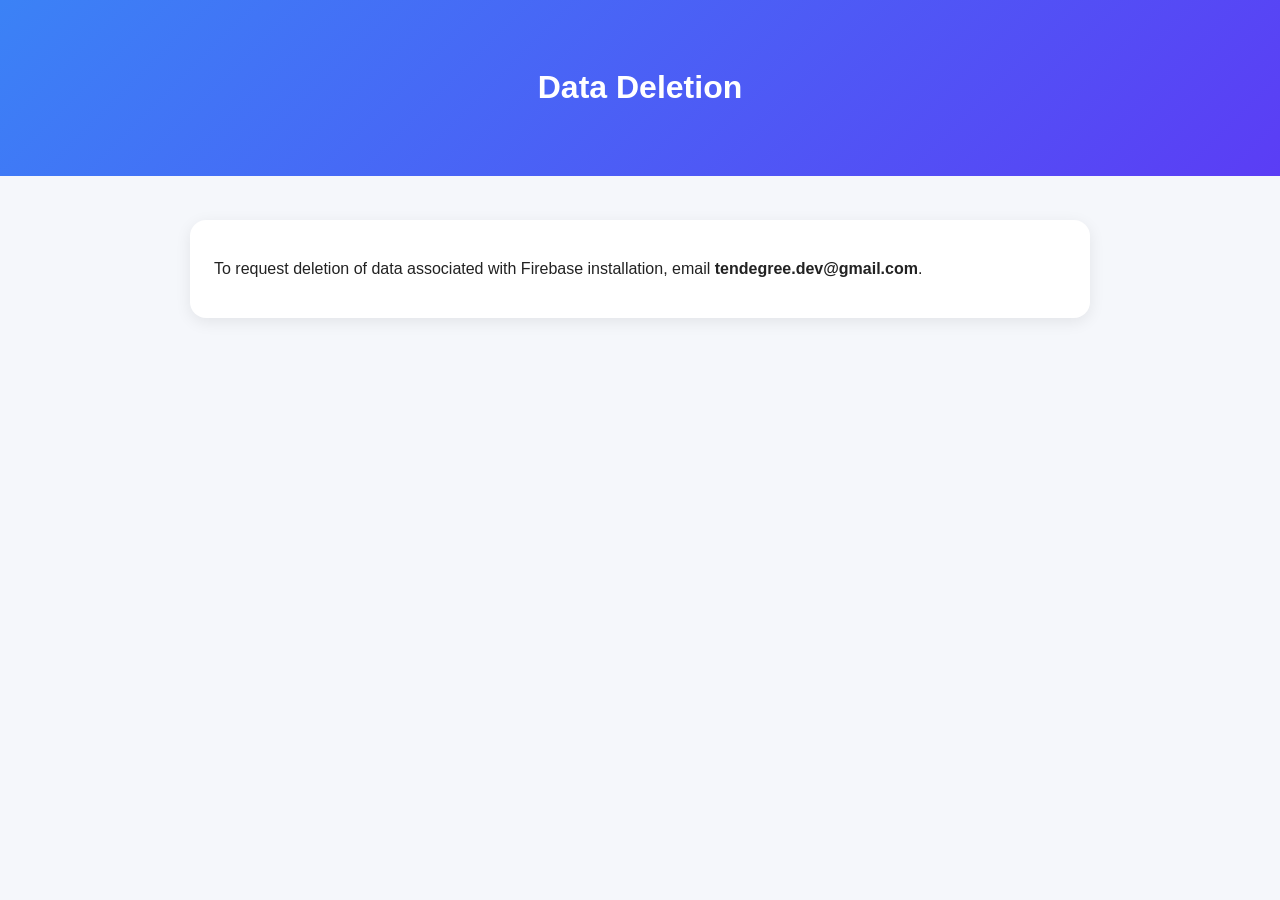
<file: data-deletionapp_updater.html>
<html><head><link rel='stylesheet' href='css/style.css'></head><body><header><h1>Data Deletion</h1></header><div class='container'><div class='card'><p>To request deletion of data associated with Firebase installation, email <b>tendegree.dev@gmail.com</b>.</p></div></div></body></html>
</file>
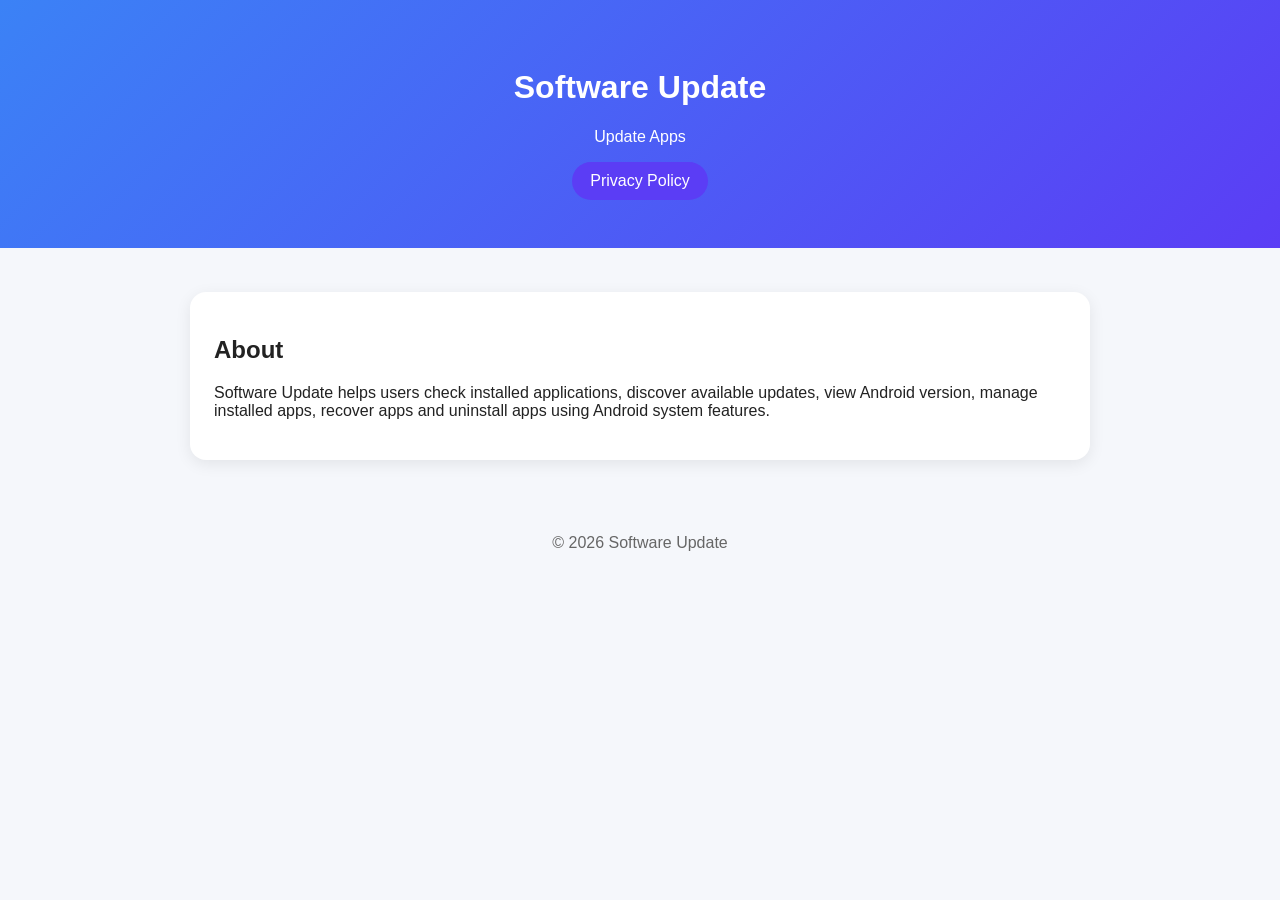
<file: index_app_updater.html>
<!DOCTYPE html><html><head><meta charset='utf-8'><title>Software Update</title>
<link rel='stylesheet' href='css/style.css'></head><body>
<header><h1>Software Update</h1><p>Update Apps</p>
<a class='btn' href='privacy-policyapp_updater.html'>Privacy Policy</a></header>
<div class='container'><div class='card'>
<h2>About</h2>
<p>Software Update helps users check installed applications, discover available updates, view Android version, manage installed apps, recover apps and uninstall apps using Android system features.</p>
</div></div><footer>© 2026 Software Update</footer></body></html>
</file>
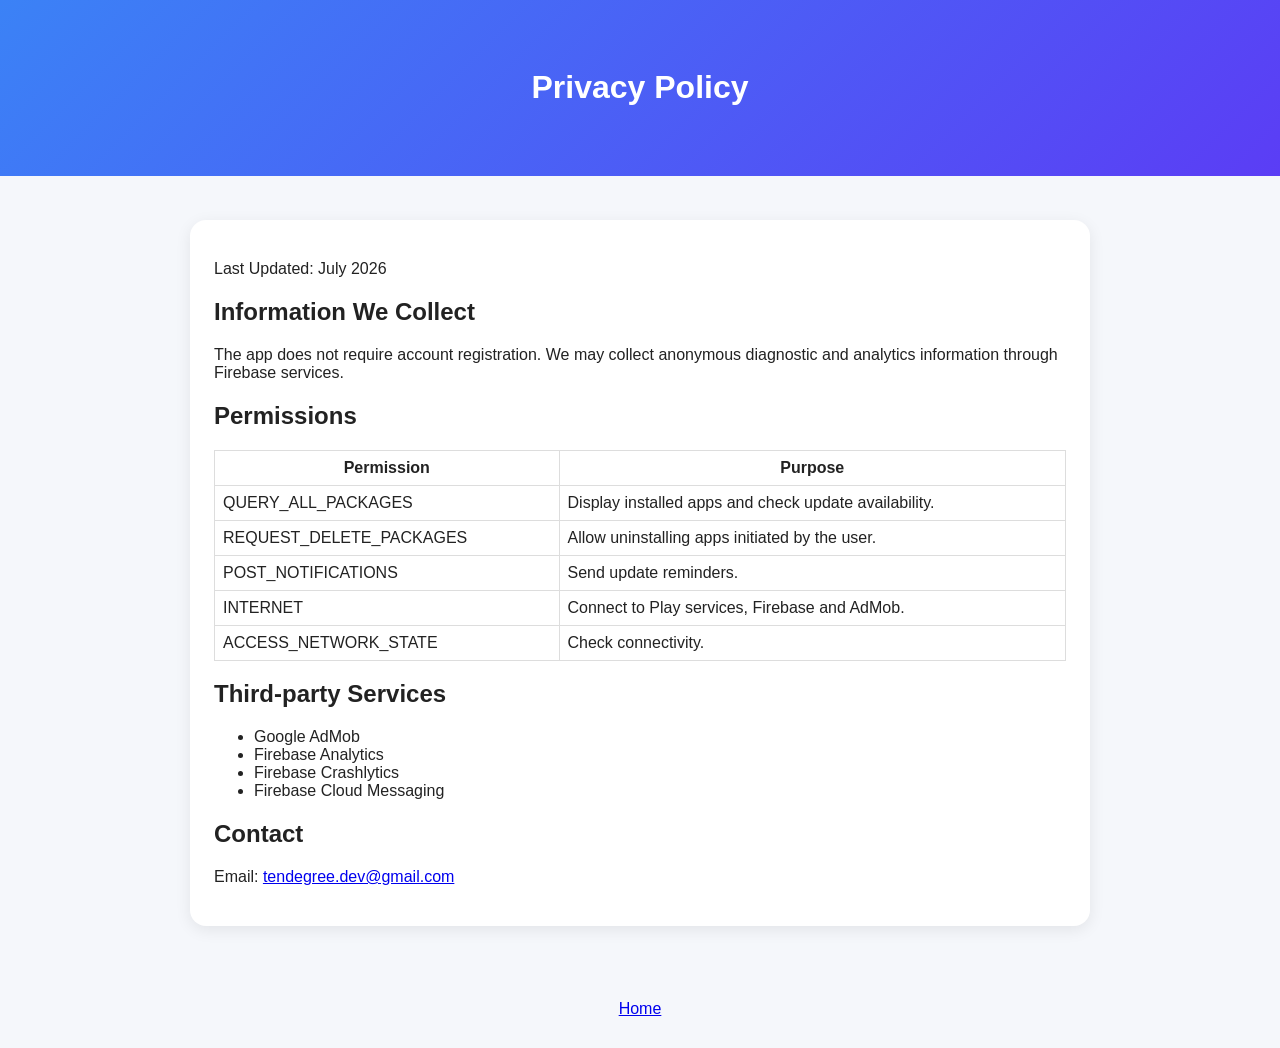
<file: privacy-policyapp_update.html>
<!DOCTYPE html><html><head><meta charset='utf-8'><title>Privacy Policy</title>
<link rel='stylesheet' href='css/style.css'></head><body><header><h1>Privacy Policy</h1></header>
<div class='container'><div class='card'>
<p>Last Updated: July 2026</p>
<h2>Information We Collect</h2>
<p>The app does not require account registration. We may collect anonymous diagnostic and analytics information through Firebase services.</p>
<h2>Permissions</h2>
<table><tr><th>Permission</th><th>Purpose</th></tr>
<tr><td>QUERY_ALL_PACKAGES</td><td>Display installed apps and check update availability.</td></tr>
<tr><td>REQUEST_DELETE_PACKAGES</td><td>Allow uninstalling apps initiated by the user.</td></tr>
<tr><td>POST_NOTIFICATIONS</td><td>Send update reminders.</td></tr>
<tr><td>INTERNET</td><td>Connect to Play services, Firebase and AdMob.</td></tr>
<tr><td>ACCESS_NETWORK_STATE</td><td>Check connectivity.</td></tr></table>
<h2>Third-party Services</h2><ul><li>Google AdMob</li><li>Firebase Analytics</li><li>Firebase Crashlytics</li><li>Firebase Cloud Messaging</li></ul>
<h2>Contact</h2><p>Email: <a href='mailto:tendegree.dev@gmail.com'>tendegree.dev@gmail.com</a></p>
</div></div><footer><a href='index_app_updater.html'>Home</a></footer></body></html>
</file>
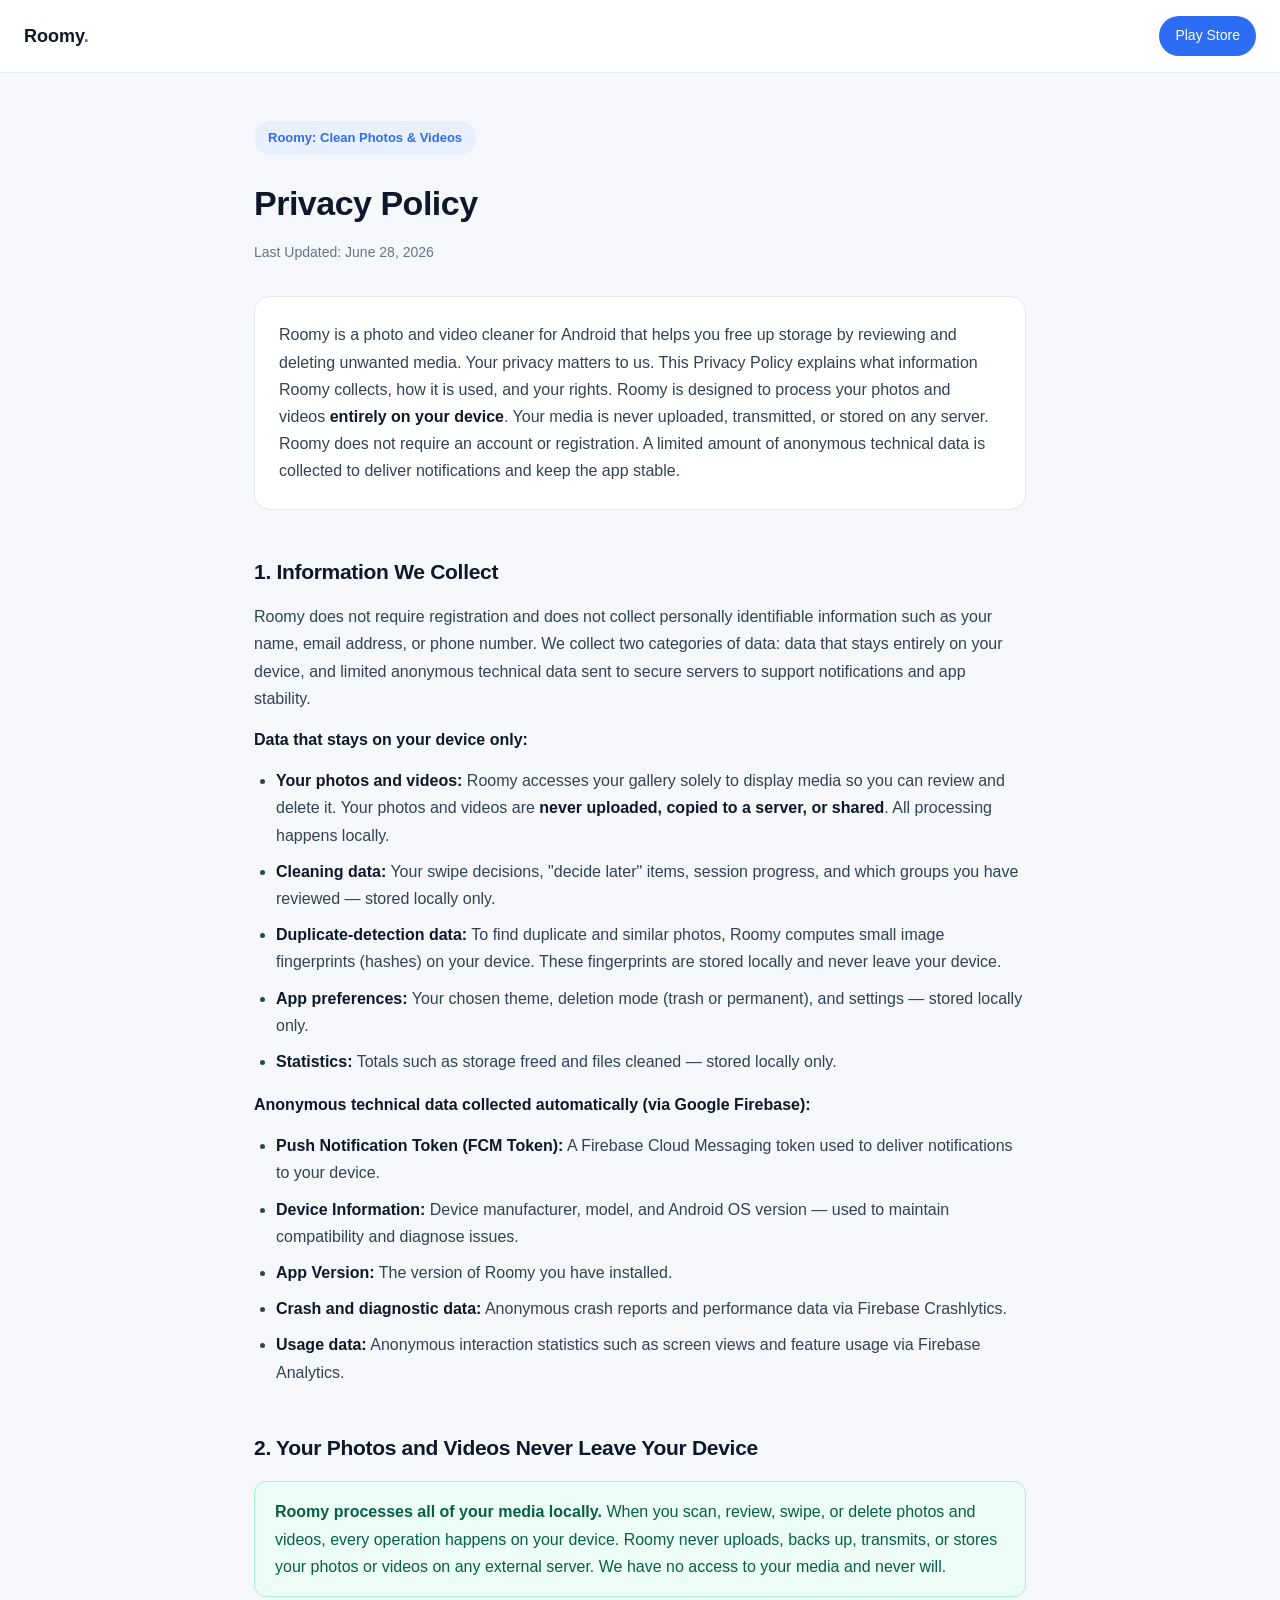
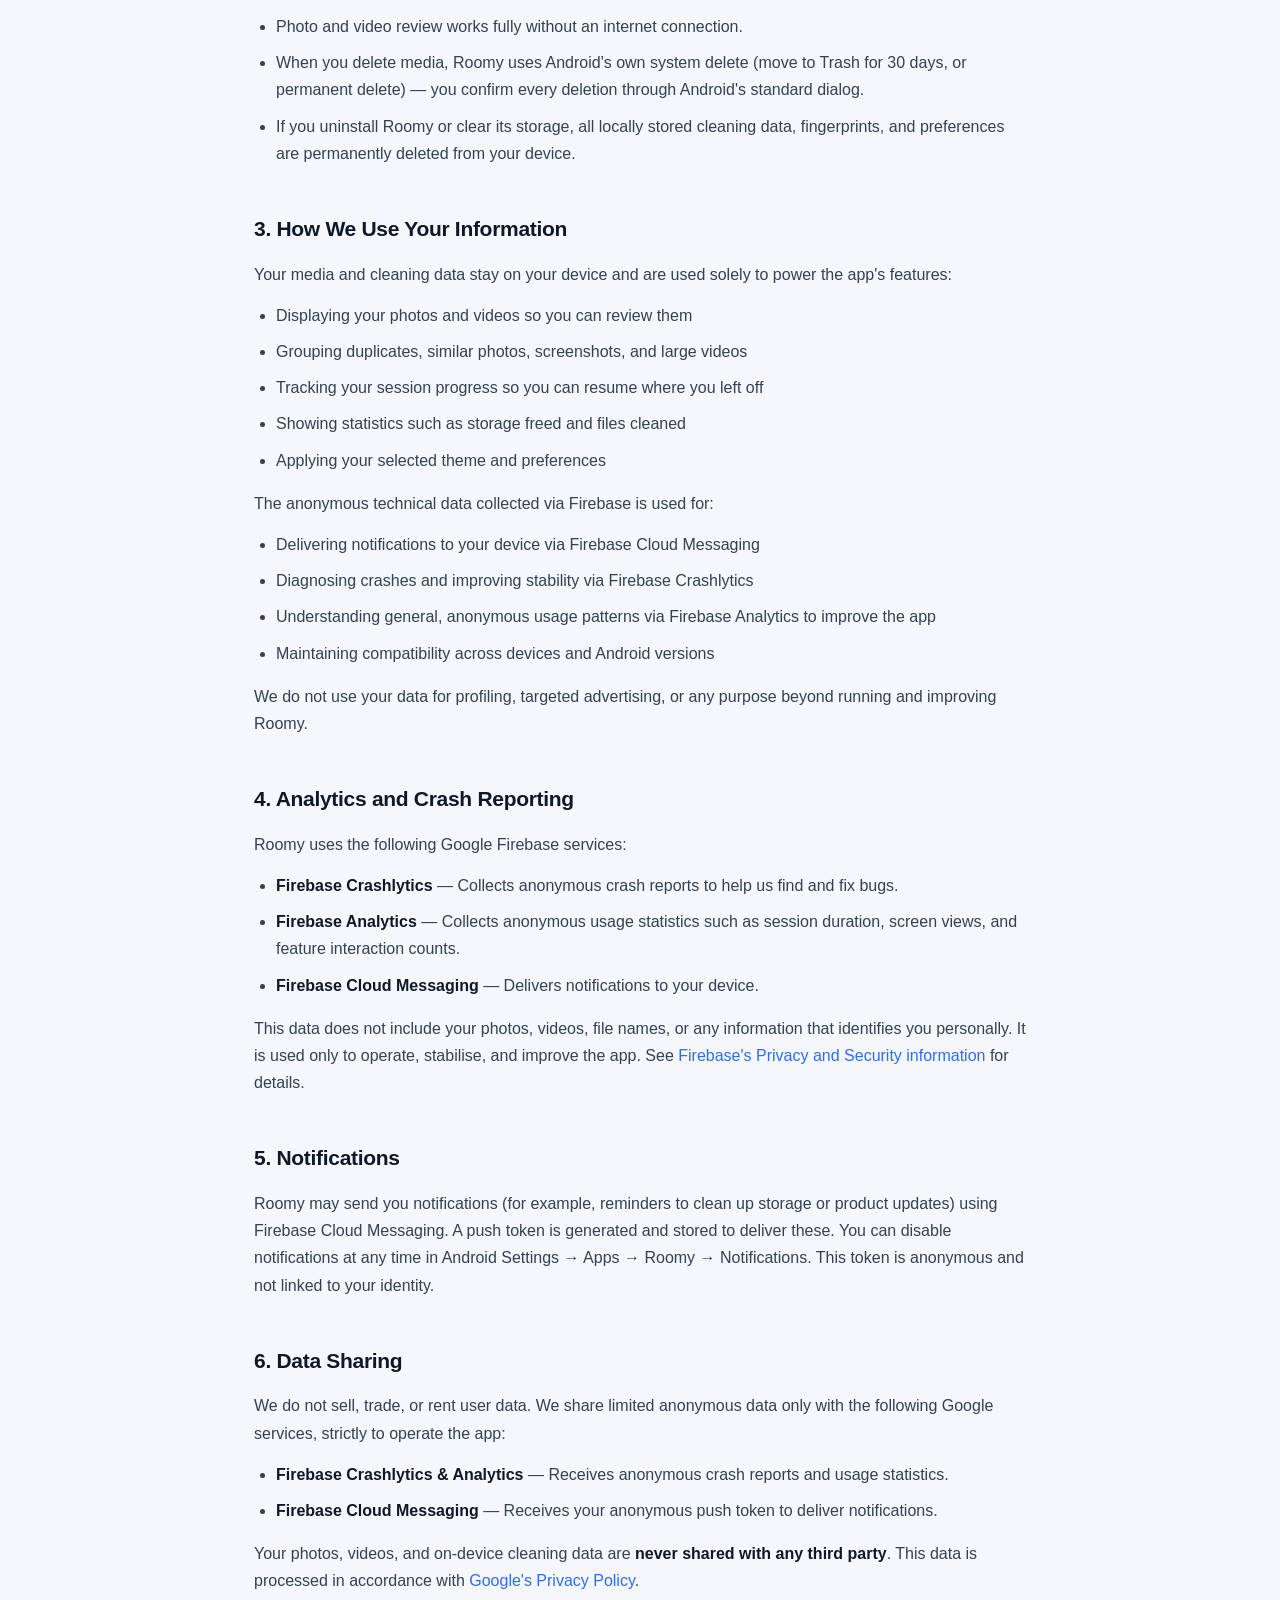
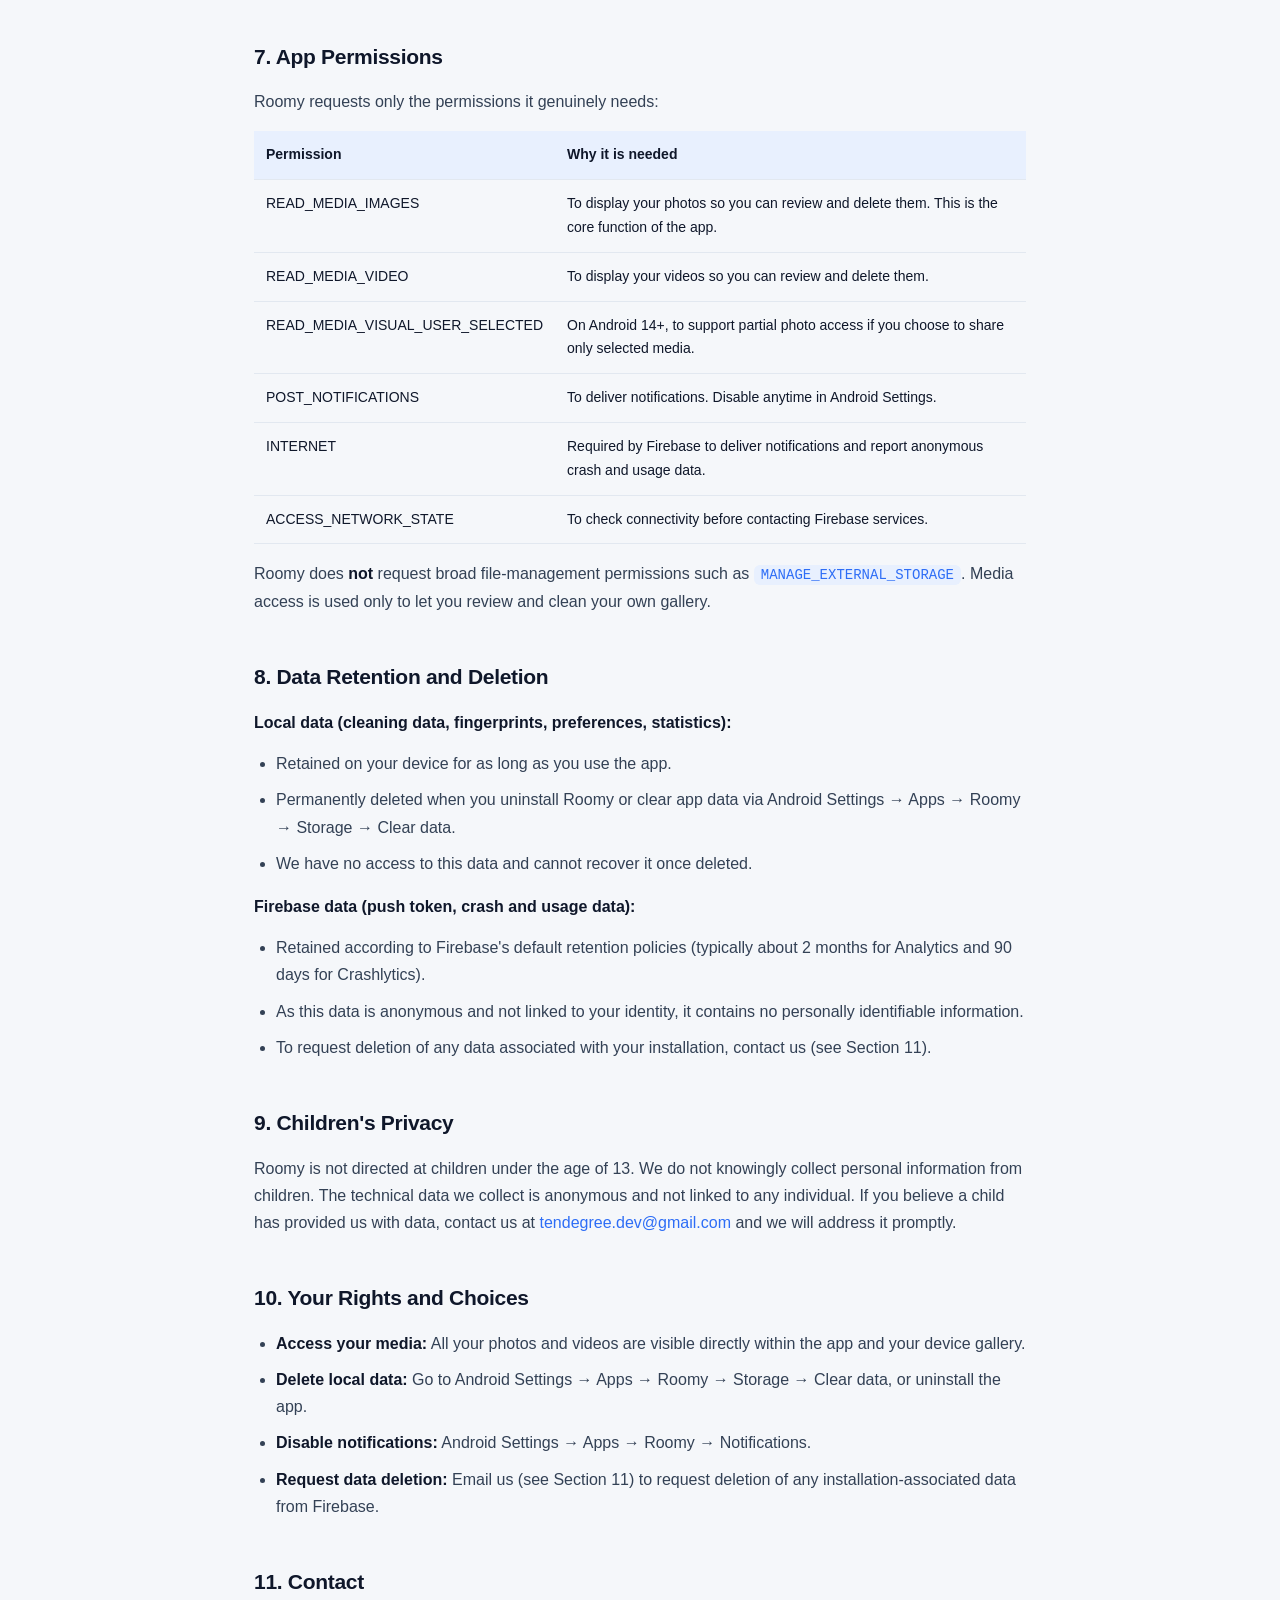
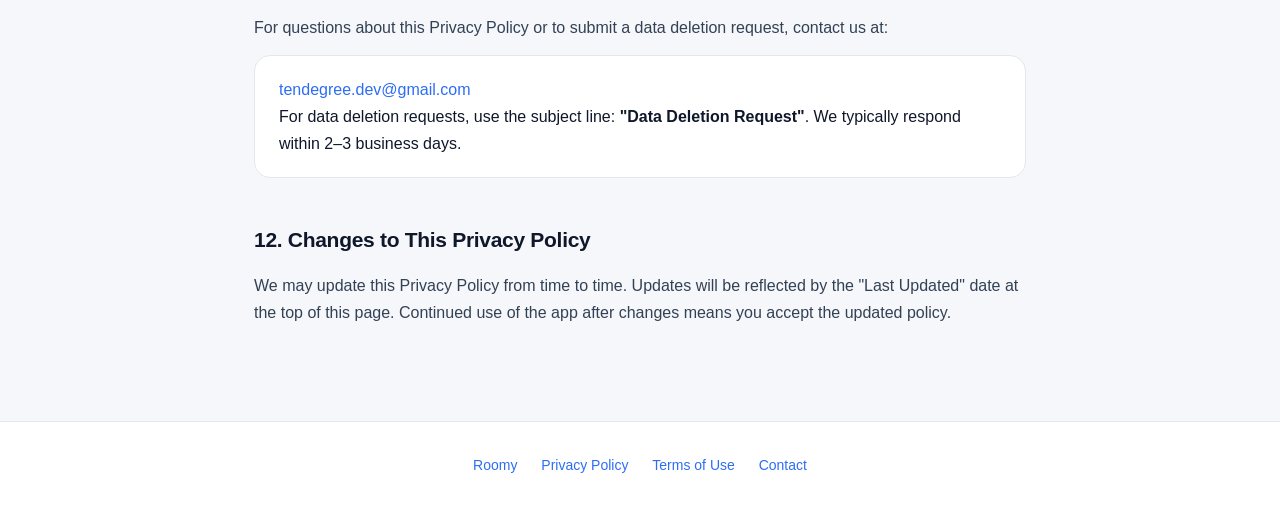
<file: roomy-privacy-policy.html>
<!DOCTYPE html>
<html lang="en">
<head>
<meta charset="UTF-8">
<meta name="viewport" content="width=device-width, initial-scale=1.0">
<meta name="description" content="Privacy Policy for Roomy — a privacy-first photo and video cleaner for Android.">
<title>Privacy Policy — Roomy</title>
<style>
  :root{
    --blue:#2D6DF6; --blue-light:#E8F0FE; --green:#22C55E;
    --bg:#F5F7FA; --surface:#FFFFFF; --text:#0F172A; --muted:#64748B;
    --border:#E2E8F0; --radius:16px;
  }
  *{box-sizing:border-box;margin:0;padding:0}
  body{
    font-family:-apple-system,BlinkMacSystemFont,"Segoe UI",Roboto,Helvetica,Arial,sans-serif;
    background:var(--bg); color:var(--text); line-height:1.7; font-size:16px;
    -webkit-font-smoothing:antialiased;
  }
  a{color:var(--blue); text-decoration:none}
  a:hover{text-decoration:underline}
  .nav{
    background:var(--surface); border-bottom:1px solid var(--border);
    padding:16px 24px; display:flex; justify-content:space-between; align-items:center;
    position:sticky; top:0; z-index:10;
  }
  .nav .brand{font-weight:600; font-size:18px; color:var(--text)}
  .nav .brand span{color:var(--blue)}
  .nav .store{
    background:var(--blue); color:#fff; padding:8px 16px; border-radius:24px;
    font-size:14px; font-weight:500;
  }
  .nav .store:hover{text-decoration:none; opacity:.92}
  .wrap{max-width:820px; margin:0 auto; padding:48px 24px 80px}
  .badge{
    display:inline-block; background:var(--blue-light); color:var(--blue);
    font-size:13px; font-weight:600; padding:6px 14px; border-radius:20px; margin-bottom:20px;
  }
  h1{font-size:34px; font-weight:700; letter-spacing:-.5px; margin-bottom:8px}
  .updated{color:var(--muted); font-size:14px; margin-bottom:32px}
  .intro{
    background:var(--surface); border:1px solid var(--border); border-radius:var(--radius);
    padding:24px; margin-bottom:32px; color:#334155;
  }
  h2{
    font-size:21px; font-weight:600; margin:36px 0 14px; padding-top:8px;
    letter-spacing:-.3px;
  }
  p{margin-bottom:14px; color:#334155}
  ul{margin:0 0 16px 22px; color:#334155}
  li{margin-bottom:9px}
  strong{color:var(--text); font-weight:600}
  .card{
    background:var(--surface); border:1px solid var(--border); border-radius:var(--radius);
    padding:20px 24px; margin-bottom:18px;
  }
  table{width:100%; border-collapse:collapse; margin:16px 0; font-size:14px}
  th,td{text-align:left; padding:12px; border-bottom:1px solid var(--border); vertical-align:top}
  th{background:var(--blue-light); color:var(--text); font-weight:600}
  .highlight{
    background:#ECFDF5; border:1px solid #A7F3D0; border-radius:12px;
    padding:16px 20px; margin:16px 0; color:#065F46;
  }
  .highlight strong{color:#065F46}
  .footer{
    background:var(--surface); border-top:1px solid var(--border);
    padding:32px 24px; text-align:center; color:var(--muted); font-size:14px;
  }
  .footer a{margin:0 10px}
  code{background:var(--blue-light); padding:2px 7px; border-radius:6px; font-size:14px; color:var(--blue)}
</style>
</head>
<body>

<nav class="nav">
  <a href="https://thefaisalurrehman.github.io/" class="brand">Roomy<span>.</span></a>
  <a class="store" href="https://play.google.com/store/apps/details?id=com.tendegree.roomy">Play Store</a>
</nav>

<div class="wrap">
  <span class="badge">Roomy: Clean Photos &amp; Videos</span>
  <h1>Privacy Policy</h1>
  <p class="updated">Last Updated: June 28, 2026</p>

  <div class="intro">
    Roomy is a photo and video cleaner for Android that helps you free up storage by
    reviewing and deleting unwanted media. Your privacy matters to us. This Privacy Policy
    explains what information Roomy collects, how it is used, and your rights. Roomy is
    designed to process your photos and videos <strong>entirely on your device</strong>.
    Your media is never uploaded, transmitted, or stored on any server. Roomy does not
    require an account or registration. A limited amount of anonymous technical data is
    collected to deliver notifications and keep the app stable.
  </div>

  <h2>1. Information We Collect</h2>
  <p>
    Roomy does not require registration and does not collect personally identifiable
    information such as your name, email address, or phone number. We collect two
    categories of data: data that stays entirely on your device, and limited anonymous
    technical data sent to secure servers to support notifications and app stability.
  </p>

  <p><strong>Data that stays on your device only:</strong></p>
  <ul>
    <li><strong>Your photos and videos:</strong> Roomy accesses your gallery solely to display media so you can review and delete it. Your photos and videos are <strong>never uploaded, copied to a server, or shared</strong>. All processing happens locally.</li>
    <li><strong>Cleaning data:</strong> Your swipe decisions, "decide later" items, session progress, and which groups you have reviewed — stored locally only.</li>
    <li><strong>Duplicate-detection data:</strong> To find duplicate and similar photos, Roomy computes small image fingerprints (hashes) on your device. These fingerprints are stored locally and never leave your device.</li>
    <li><strong>App preferences:</strong> Your chosen theme, deletion mode (trash or permanent), and settings — stored locally only.</li>
    <li><strong>Statistics:</strong> Totals such as storage freed and files cleaned — stored locally only.</li>
  </ul>

  <p><strong>Anonymous technical data collected automatically (via Google Firebase):</strong></p>
  <ul>
    <li><strong>Push Notification Token (FCM Token):</strong> A Firebase Cloud Messaging token used to deliver notifications to your device.</li>
    <li><strong>Device Information:</strong> Device manufacturer, model, and Android OS version — used to maintain compatibility and diagnose issues.</li>
    <li><strong>App Version:</strong> The version of Roomy you have installed.</li>
    <li><strong>Crash and diagnostic data:</strong> Anonymous crash reports and performance data via Firebase Crashlytics.</li>
    <li><strong>Usage data:</strong> Anonymous interaction statistics such as screen views and feature usage via Firebase Analytics.</li>
  </ul>

  <h2>2. Your Photos and Videos Never Leave Your Device</h2>
  <div class="highlight">
    <strong>Roomy processes all of your media locally.</strong> When you scan, review, swipe,
    or delete photos and videos, every operation happens on your device. Roomy never uploads,
    backs up, transmits, or stores your photos or videos on any external server. We have no
    access to your media and never will.
  </div>
  <ul>
    <li>Photo and video review works fully without an internet connection.</li>
    <li>When you delete media, Roomy uses Android's own system delete (move to Trash for 30 days, or permanent delete) — you confirm every deletion through Android's standard dialog.</li>
    <li>If you uninstall Roomy or clear its storage, all locally stored cleaning data, fingerprints, and preferences are permanently deleted from your device.</li>
  </ul>

  <h2>3. How We Use Your Information</h2>
  <p>Your media and cleaning data stay on your device and are used solely to power the app's features:</p>
  <ul>
    <li>Displaying your photos and videos so you can review them</li>
    <li>Grouping duplicates, similar photos, screenshots, and large videos</li>
    <li>Tracking your session progress so you can resume where you left off</li>
    <li>Showing statistics such as storage freed and files cleaned</li>
    <li>Applying your selected theme and preferences</li>
  </ul>
  <p>The anonymous technical data collected via Firebase is used for:</p>
  <ul>
    <li>Delivering notifications to your device via Firebase Cloud Messaging</li>
    <li>Diagnosing crashes and improving stability via Firebase Crashlytics</li>
    <li>Understanding general, anonymous usage patterns via Firebase Analytics to improve the app</li>
    <li>Maintaining compatibility across devices and Android versions</li>
  </ul>
  <p>We do not use your data for profiling, targeted advertising, or any purpose beyond running and improving Roomy.</p>

  <h2>4. Analytics and Crash Reporting</h2>
  <p>Roomy uses the following Google Firebase services:</p>
  <ul>
    <li><strong>Firebase Crashlytics</strong> — Collects anonymous crash reports to help us find and fix bugs.</li>
    <li><strong>Firebase Analytics</strong> — Collects anonymous usage statistics such as session duration, screen views, and feature interaction counts.</li>
    <li><strong>Firebase Cloud Messaging</strong> — Delivers notifications to your device.</li>
  </ul>
  <p>
    This data does not include your photos, videos, file names, or any information that
    identifies you personally. It is used only to operate, stabilise, and improve the app.
    See <a href="https://firebase.google.com/support/privacy">Firebase's Privacy and Security information</a> for details.
  </p>

  <h2>5. Notifications</h2>
  <p>
    Roomy may send you notifications (for example, reminders to clean up storage or product
    updates) using Firebase Cloud Messaging. A push token is generated and stored to deliver
    these. You can disable notifications at any time in Android Settings → Apps → Roomy →
    Notifications. This token is anonymous and not linked to your identity.
  </p>

  <h2>6. Data Sharing</h2>
  <p>We do not sell, trade, or rent user data. We share limited anonymous data only with the following Google services, strictly to operate the app:</p>
  <ul>
    <li><strong>Firebase Crashlytics &amp; Analytics</strong> — Receives anonymous crash reports and usage statistics.</li>
    <li><strong>Firebase Cloud Messaging</strong> — Receives your anonymous push token to deliver notifications.</li>
  </ul>
  <p>
    Your photos, videos, and on-device cleaning data are <strong>never shared with any third
    party</strong>. This data is processed in accordance with
    <a href="https://policies.google.com/privacy">Google's Privacy Policy</a>.
  </p>

  <h2>7. App Permissions</h2>
  <p>Roomy requests only the permissions it genuinely needs:</p>
  <table>
    <tr><th>Permission</th><th>Why it is needed</th></tr>
    <tr><td>READ_MEDIA_IMAGES</td><td>To display your photos so you can review and delete them. This is the core function of the app.</td></tr>
    <tr><td>READ_MEDIA_VIDEO</td><td>To display your videos so you can review and delete them.</td></tr>
    <tr><td>READ_MEDIA_VISUAL_USER_SELECTED</td><td>On Android 14+, to support partial photo access if you choose to share only selected media.</td></tr>
    <tr><td>POST_NOTIFICATIONS</td><td>To deliver notifications. Disable anytime in Android Settings.</td></tr>
    <tr><td>INTERNET</td><td>Required by Firebase to deliver notifications and report anonymous crash and usage data.</td></tr>
    <tr><td>ACCESS_NETWORK_STATE</td><td>To check connectivity before contacting Firebase services.</td></tr>
  </table>
  <p>
    Roomy does <strong>not</strong> request broad file-management permissions such as
    <code>MANAGE_EXTERNAL_STORAGE</code>. Media access is used only to let you review and
    clean your own gallery.
  </p>

  <h2>8. Data Retention and Deletion</h2>
  <p><strong>Local data (cleaning data, fingerprints, preferences, statistics):</strong></p>
  <ul>
    <li>Retained on your device for as long as you use the app.</li>
    <li>Permanently deleted when you uninstall Roomy or clear app data via Android Settings → Apps → Roomy → Storage → Clear data.</li>
    <li>We have no access to this data and cannot recover it once deleted.</li>
  </ul>
  <p><strong>Firebase data (push token, crash and usage data):</strong></p>
  <ul>
    <li>Retained according to Firebase's default retention policies (typically about 2 months for Analytics and 90 days for Crashlytics).</li>
    <li>As this data is anonymous and not linked to your identity, it contains no personally identifiable information.</li>
    <li>To request deletion of any data associated with your installation, contact us (see Section 11).</li>
  </ul>

  <h2>9. Children's Privacy</h2>
  <p>
    Roomy is not directed at children under the age of 13. We do not knowingly collect
    personal information from children. The technical data we collect is anonymous and not
    linked to any individual. If you believe a child has provided us with data, contact us at
    <a href="mailto:tendegree.dev@gmail.com">tendegree.dev@gmail.com</a> and we will address it promptly.
  </p>

  <h2>10. Your Rights and Choices</h2>
  <ul>
    <li><strong>Access your media:</strong> All your photos and videos are visible directly within the app and your device gallery.</li>
    <li><strong>Delete local data:</strong> Go to Android Settings → Apps → Roomy → Storage → Clear data, or uninstall the app.</li>
    <li><strong>Disable notifications:</strong> Android Settings → Apps → Roomy → Notifications.</li>
    <li><strong>Request data deletion:</strong> Email us (see Section 11) to request deletion of any installation-associated data from Firebase.</li>
  </ul>

  <h2>11. Contact</h2>
  <p>For questions about this Privacy Policy or to submit a data deletion request, contact us at:</p>
  <div class="card">
    <a href="mailto:tendegree.dev@gmail.com">tendegree.dev@gmail.com</a><br>
    For data deletion requests, use the subject line: <strong>"Data Deletion Request"</strong>.
    We typically respond within 2–3 business days.
  </div>

  <h2>12. Changes to This Privacy Policy</h2>
  <p>
    We may update this Privacy Policy from time to time. Updates will be reflected by the
    "Last Updated" date at the top of this page. Continued use of the app after changes
    means you accept the updated policy.
  </p>
</div>

<footer class="footer">
  <a href="https://thefaisalurrehman.github.io/">Roomy</a>
  <a href="https://thefaisalurrehman.github.io/roomy-privacy-policy.html">Privacy Policy</a>
  <a href="https://thefaisalurrehman.github.io/roomy-terms-of-use.html">Terms of Use</a>
  <a href="mailto:tendegree.dev@gmail.com">Contact</a>
</footer>

</body>
</html>
</file>
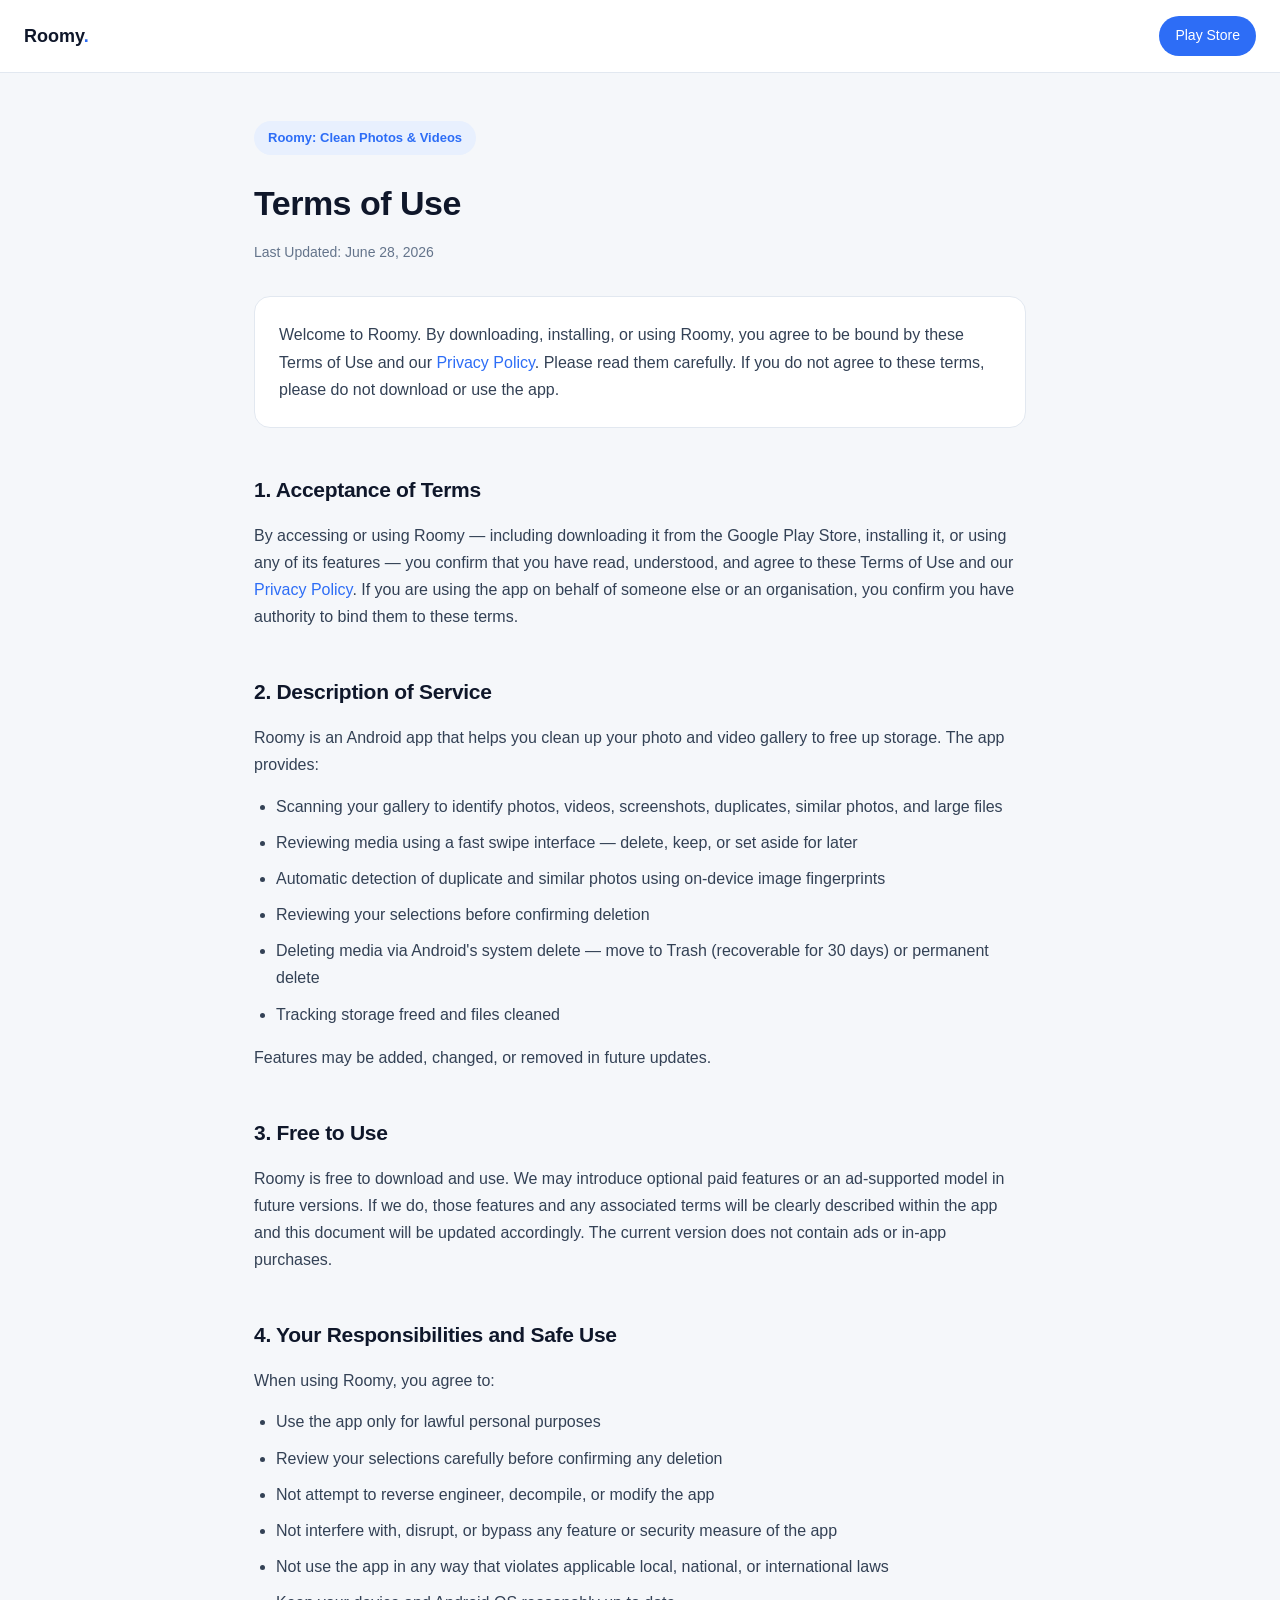
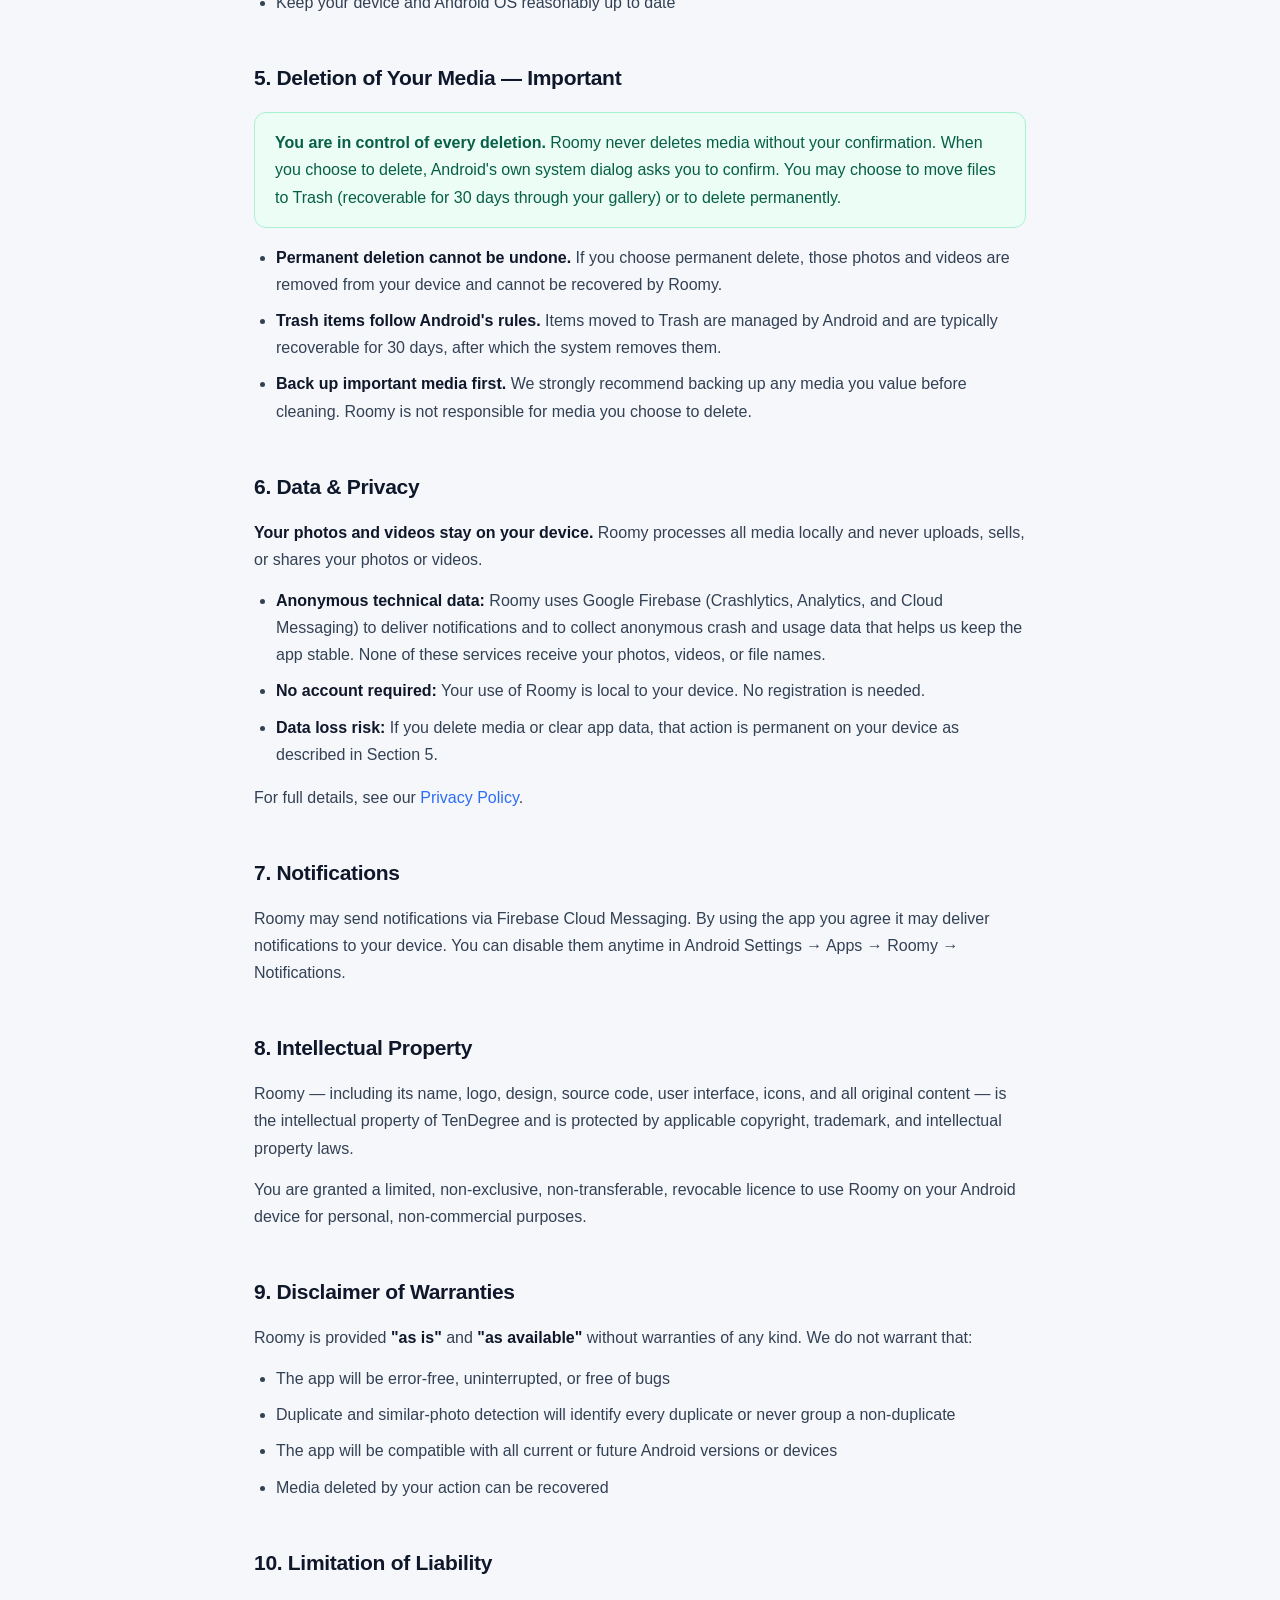
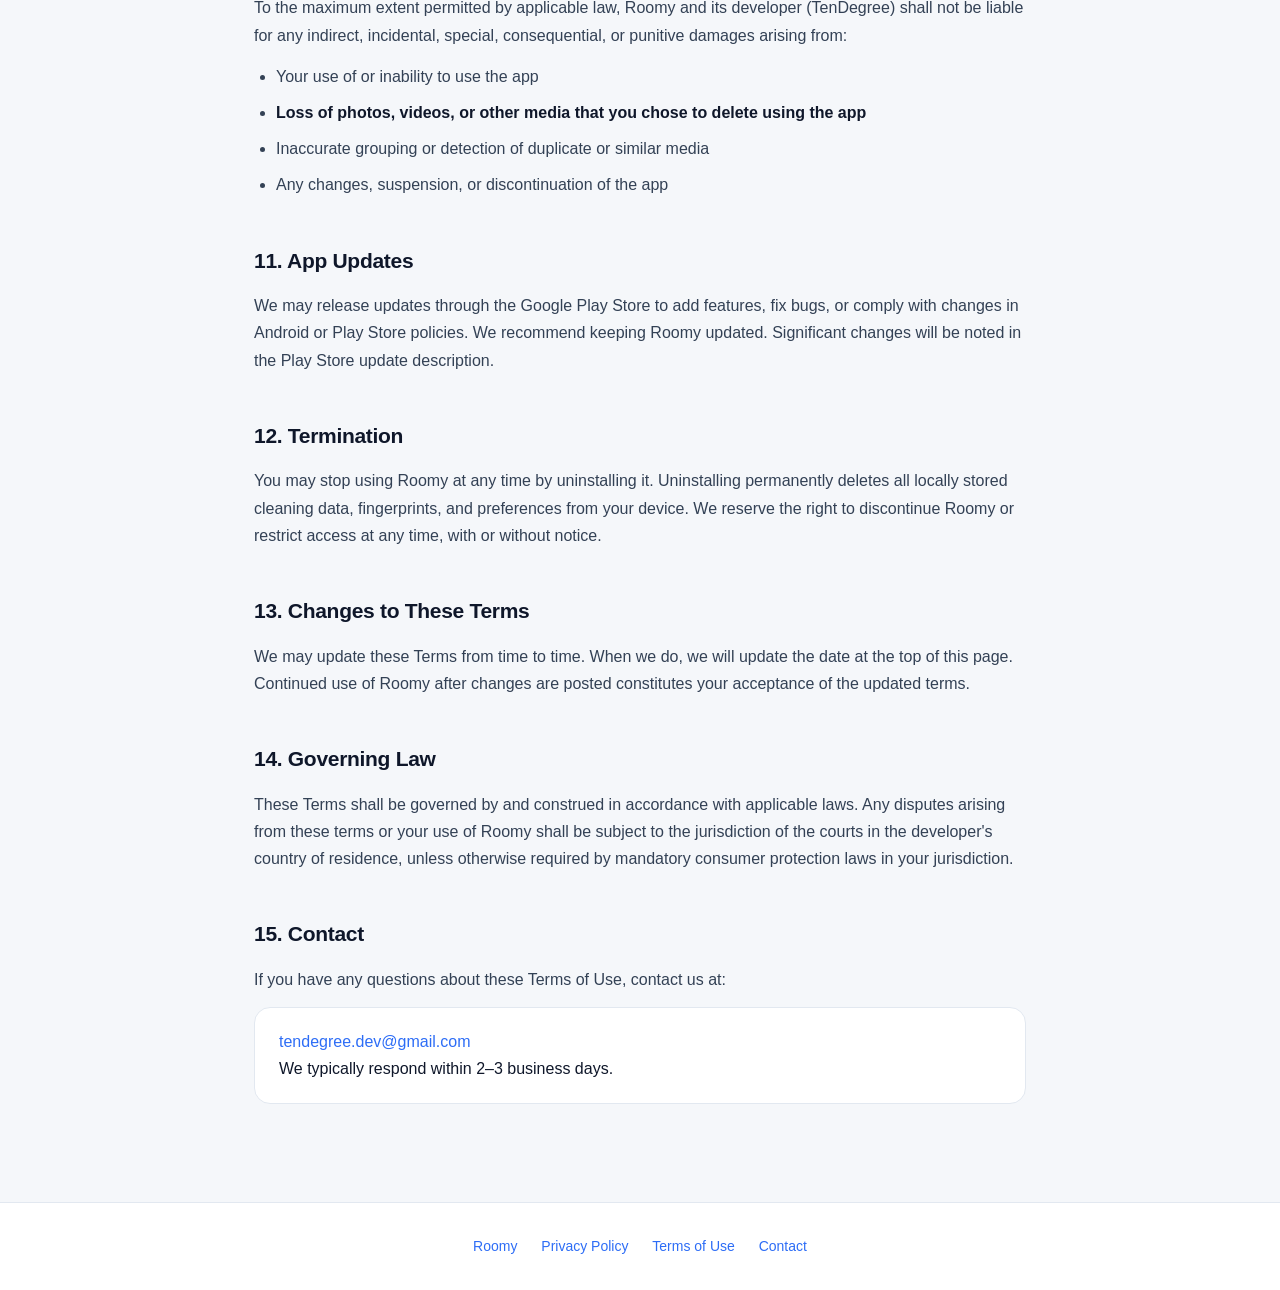
<file: roomy-terms-of-use.html>
<!DOCTYPE html>
<html lang="en">
<head>
<meta charset="UTF-8">
<meta name="viewport" content="width=device-width, initial-scale=1.0">
<meta name="description" content="Terms of Use for Roomy — a privacy-first photo and video cleaner for Android.">
<title>Terms of Use — Roomy</title>
<style>
  :root{
    --blue:#2D6DF6; --blue-light:#E8F0FE; --green:#22C55E;
    --bg:#F5F7FA; --surface:#FFFFFF; --text:#0F172A; --muted:#64748B;
    --border:#E2E8F0; --radius:16px;
  }
  *{box-sizing:border-box;margin:0;padding:0}
  body{
    font-family:-apple-system,BlinkMacSystemFont,"Segoe UI",Roboto,Helvetica,Arial,sans-serif;
    background:var(--bg); color:var(--text); line-height:1.7; font-size:16px;
    -webkit-font-smoothing:antialiased;
  }
  a{color:var(--blue); text-decoration:none}
  a:hover{text-decoration:underline}
  .nav{
    background:var(--surface); border-bottom:1px solid var(--border);
    padding:16px 24px; display:flex; justify-content:space-between; align-items:center;
    position:sticky; top:0; z-index:10;
  }
  .nav .brand{font-weight:600; font-size:18px; color:var(--text)}
  .nav .brand span{color:var(--blue)}
  .nav .store{
    background:var(--blue); color:#fff; padding:8px 16px; border-radius:24px;
    font-size:14px; font-weight:500;
  }
  .nav .store:hover{text-decoration:none; opacity:.92}
  .wrap{max-width:820px; margin:0 auto; padding:48px 24px 80px}
  .badge{
    display:inline-block; background:var(--blue-light); color:var(--blue);
    font-size:13px; font-weight:600; padding:6px 14px; border-radius:20px; margin-bottom:20px;
  }
  h1{font-size:34px; font-weight:700; letter-spacing:-.5px; margin-bottom:8px}
  .updated{color:var(--muted); font-size:14px; margin-bottom:32px}
  .intro{
    background:var(--surface); border:1px solid var(--border); border-radius:var(--radius);
    padding:24px; margin-bottom:32px; color:#334155;
  }
  h2{
    font-size:21px; font-weight:600; margin:36px 0 14px; padding-top:8px;
    letter-spacing:-.3px;
  }
  p{margin-bottom:14px; color:#334155}
  ul{margin:0 0 16px 22px; color:#334155}
  li{margin-bottom:9px}
  strong{color:var(--text); font-weight:600}
  .card{
    background:var(--surface); border:1px solid var(--border); border-radius:var(--radius);
    padding:20px 24px; margin-bottom:18px;
  }
  .highlight{
    background:#ECFDF5; border:1px solid #A7F3D0; border-radius:12px;
    padding:16px 20px; margin:16px 0; color:#065F46;
  }
  .highlight strong{color:#065F46}
  .footer{
    background:var(--surface); border-top:1px solid var(--border);
    padding:32px 24px; text-align:center; color:var(--muted); font-size:14px;
  }
  .footer a{margin:0 10px}
  code{background:var(--blue-light); padding:2px 7px; border-radius:6px; font-size:14px; color:var(--blue)}
</style>
</head>
<body>

<nav class="nav">
  <a href="https://thefaisalurrehman.github.io/" class="brand">Roomy<span>.</span></a>
  <a class="store" href="https://play.google.com/store/apps/details?id=com.tendegree.roomy">Play Store</a>
</nav>

<div class="wrap">
  <span class="badge">Roomy: Clean Photos &amp; Videos</span>
  <h1>Terms of Use</h1>
  <p class="updated">Last Updated: June 28, 2026</p>

  <div class="intro">
    Welcome to Roomy. By downloading, installing, or using Roomy, you agree to be bound by
    these Terms of Use and our
    <a href="https://thefaisalurrehman.github.io/roomy-privacy-policy.html">Privacy Policy</a>.
    Please read them carefully. If you do not agree to these terms, please do not download
    or use the app.
  </div>

  <h2>1. Acceptance of Terms</h2>
  <p>
    By accessing or using Roomy — including downloading it from the Google Play Store,
    installing it, or using any of its features — you confirm that you have read, understood,
    and agree to these Terms of Use and our
    <a href="https://thefaisalurrehman.github.io/roomy-privacy-policy.html">Privacy Policy</a>.
    If you are using the app on behalf of someone else or an organisation, you confirm you
    have authority to bind them to these terms.
  </p>

  <h2>2. Description of Service</h2>
  <p>Roomy is an Android app that helps you clean up your photo and video gallery to free up storage. The app provides:</p>
  <ul>
    <li>Scanning your gallery to identify photos, videos, screenshots, duplicates, similar photos, and large files</li>
    <li>Reviewing media using a fast swipe interface — delete, keep, or set aside for later</li>
    <li>Automatic detection of duplicate and similar photos using on-device image fingerprints</li>
    <li>Reviewing your selections before confirming deletion</li>
    <li>Deleting media via Android's system delete — move to Trash (recoverable for 30 days) or permanent delete</li>
    <li>Tracking storage freed and files cleaned</li>
  </ul>
  <p>Features may be added, changed, or removed in future updates.</p>

  <h2>3. Free to Use</h2>
  <p>
    Roomy is free to download and use. We may introduce optional paid features or an
    ad-supported model in future versions. If we do, those features and any associated terms
    will be clearly described within the app and this document will be updated accordingly.
    The current version does not contain ads or in-app purchases.
  </p>

  <h2>4. Your Responsibilities and Safe Use</h2>
  <p>When using Roomy, you agree to:</p>
  <ul>
    <li>Use the app only for lawful personal purposes</li>
    <li>Review your selections carefully before confirming any deletion</li>
    <li>Not attempt to reverse engineer, decompile, or modify the app</li>
    <li>Not interfere with, disrupt, or bypass any feature or security measure of the app</li>
    <li>Not use the app in any way that violates applicable local, national, or international laws</li>
    <li>Keep your device and Android OS reasonably up to date</li>
  </ul>

  <h2>5. Deletion of Your Media — Important</h2>
  <div class="highlight">
    <strong>You are in control of every deletion.</strong> Roomy never deletes media without
    your confirmation. When you choose to delete, Android's own system dialog asks you to
    confirm. You may choose to move files to Trash (recoverable for 30 days through your
    gallery) or to delete permanently.
  </div>
  <ul>
    <li><strong>Permanent deletion cannot be undone.</strong> If you choose permanent delete, those photos and videos are removed from your device and cannot be recovered by Roomy.</li>
    <li><strong>Trash items follow Android's rules.</strong> Items moved to Trash are managed by Android and are typically recoverable for 30 days, after which the system removes them.</li>
    <li><strong>Back up important media first.</strong> We strongly recommend backing up any media you value before cleaning. Roomy is not responsible for media you choose to delete.</li>
  </ul>

  <h2>6. Data &amp; Privacy</h2>
  <p>
    <strong>Your photos and videos stay on your device.</strong> Roomy processes all media
    locally and never uploads, sells, or shares your photos or videos.
  </p>
  <ul>
    <li><strong>Anonymous technical data:</strong> Roomy uses Google Firebase (Crashlytics, Analytics, and Cloud Messaging) to deliver notifications and to collect anonymous crash and usage data that helps us keep the app stable. None of these services receive your photos, videos, or file names.</li>
    <li><strong>No account required:</strong> Your use of Roomy is local to your device. No registration is needed.</li>
    <li><strong>Data loss risk:</strong> If you delete media or clear app data, that action is permanent on your device as described in Section 5.</li>
  </ul>
  <p>For full details, see our <a href="https://thefaisalurrehman.github.io/roomy-privacy-policy.html">Privacy Policy</a>.</p>

  <h2>7. Notifications</h2>
  <p>
    Roomy may send notifications via Firebase Cloud Messaging. By using the app you agree it
    may deliver notifications to your device. You can disable them anytime in Android Settings
    → Apps → Roomy → Notifications.
  </p>

  <h2>8. Intellectual Property</h2>
  <p>
    Roomy — including its name, logo, design, source code, user interface, icons, and all
    original content — is the intellectual property of TenDegree and is protected by
    applicable copyright, trademark, and intellectual property laws.
  </p>
  <p>
    You are granted a limited, non-exclusive, non-transferable, revocable licence to use
    Roomy on your Android device for personal, non-commercial purposes.
  </p>

  <h2>9. Disclaimer of Warranties</h2>
  <p>Roomy is provided <strong>"as is"</strong> and <strong>"as available"</strong> without warranties of any kind. We do not warrant that:</p>
  <ul>
    <li>The app will be error-free, uninterrupted, or free of bugs</li>
    <li>Duplicate and similar-photo detection will identify every duplicate or never group a non-duplicate</li>
    <li>The app will be compatible with all current or future Android versions or devices</li>
    <li>Media deleted by your action can be recovered</li>
  </ul>

  <h2>10. Limitation of Liability</h2>
  <p>To the maximum extent permitted by applicable law, Roomy and its developer (TenDegree) shall not be liable for any indirect, incidental, special, consequential, or punitive damages arising from:</p>
  <ul>
    <li>Your use of or inability to use the app</li>
    <li><strong>Loss of photos, videos, or other media that you chose to delete using the app</strong></li>
    <li>Inaccurate grouping or detection of duplicate or similar media</li>
    <li>Any changes, suspension, or discontinuation of the app</li>
  </ul>

  <h2>11. App Updates</h2>
  <p>
    We may release updates through the Google Play Store to add features, fix bugs, or comply
    with changes in Android or Play Store policies. We recommend keeping Roomy updated.
    Significant changes will be noted in the Play Store update description.
  </p>

  <h2>12. Termination</h2>
  <p>
    You may stop using Roomy at any time by uninstalling it. Uninstalling permanently deletes
    all locally stored cleaning data, fingerprints, and preferences from your device. We
    reserve the right to discontinue Roomy or restrict access at any time, with or without
    notice.
  </p>

  <h2>13. Changes to These Terms</h2>
  <p>
    We may update these Terms from time to time. When we do, we will update the date at the
    top of this page. Continued use of Roomy after changes are posted constitutes your
    acceptance of the updated terms.
  </p>

  <h2>14. Governing Law</h2>
  <p>
    These Terms shall be governed by and construed in accordance with applicable laws. Any
    disputes arising from these terms or your use of Roomy shall be subject to the
    jurisdiction of the courts in the developer's country of residence, unless otherwise
    required by mandatory consumer protection laws in your jurisdiction.
  </p>

  <h2>15. Contact</h2>
  <p>If you have any questions about these Terms of Use, contact us at:</p>
  <div class="card">
    <a href="mailto:tendegree.dev@gmail.com">tendegree.dev@gmail.com</a><br>
    We typically respond within 2–3 business days.
  </div>
</div>

<footer class="footer">
  <a href="https://thefaisalurrehman.github.io/">Roomy</a>
  <a href="https://thefaisalurrehman.github.io/roomy-privacy-policy.html">Privacy Policy</a>
  <a href="https://thefaisalurrehman.github.io/roomy-terms-of-use.html">Terms of Use</a>
  <a href="mailto:tendegree.dev@gmail.com">Contact</a>
</footer>

</body>
</html>
</file>
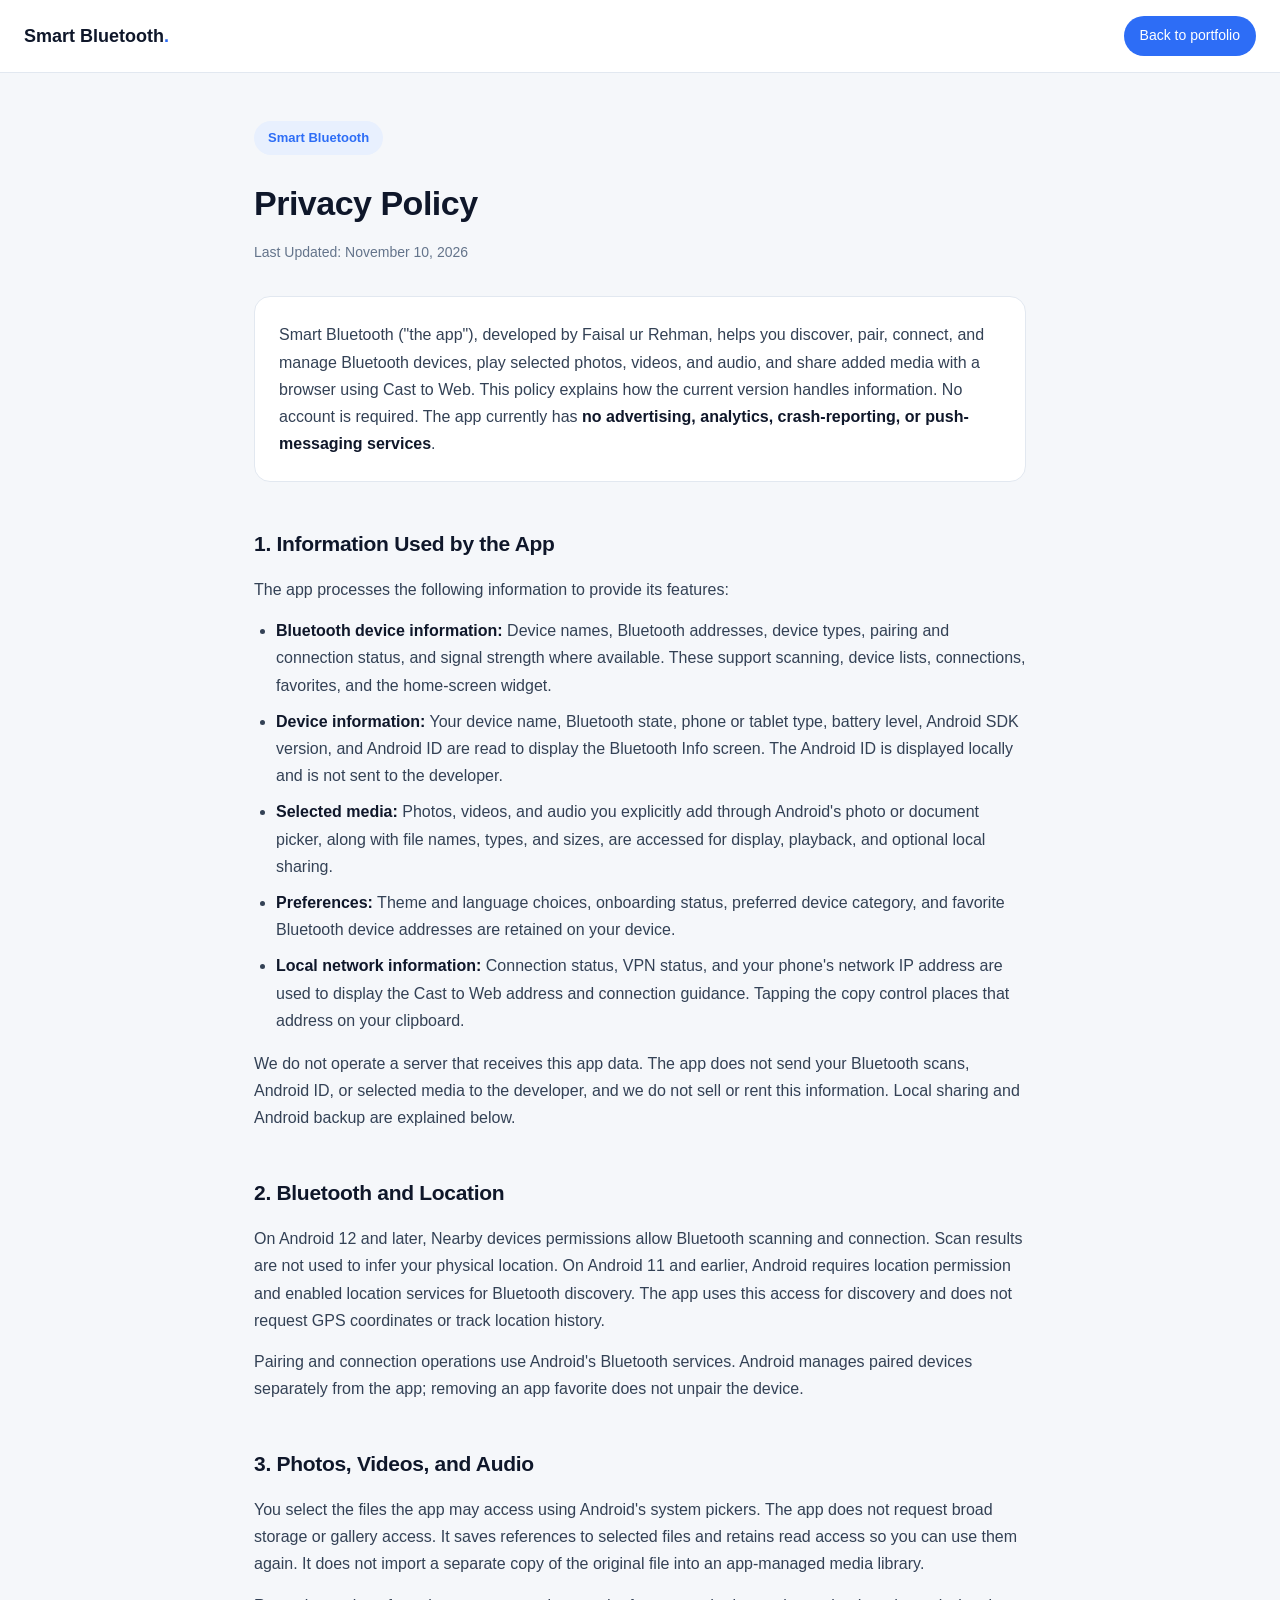
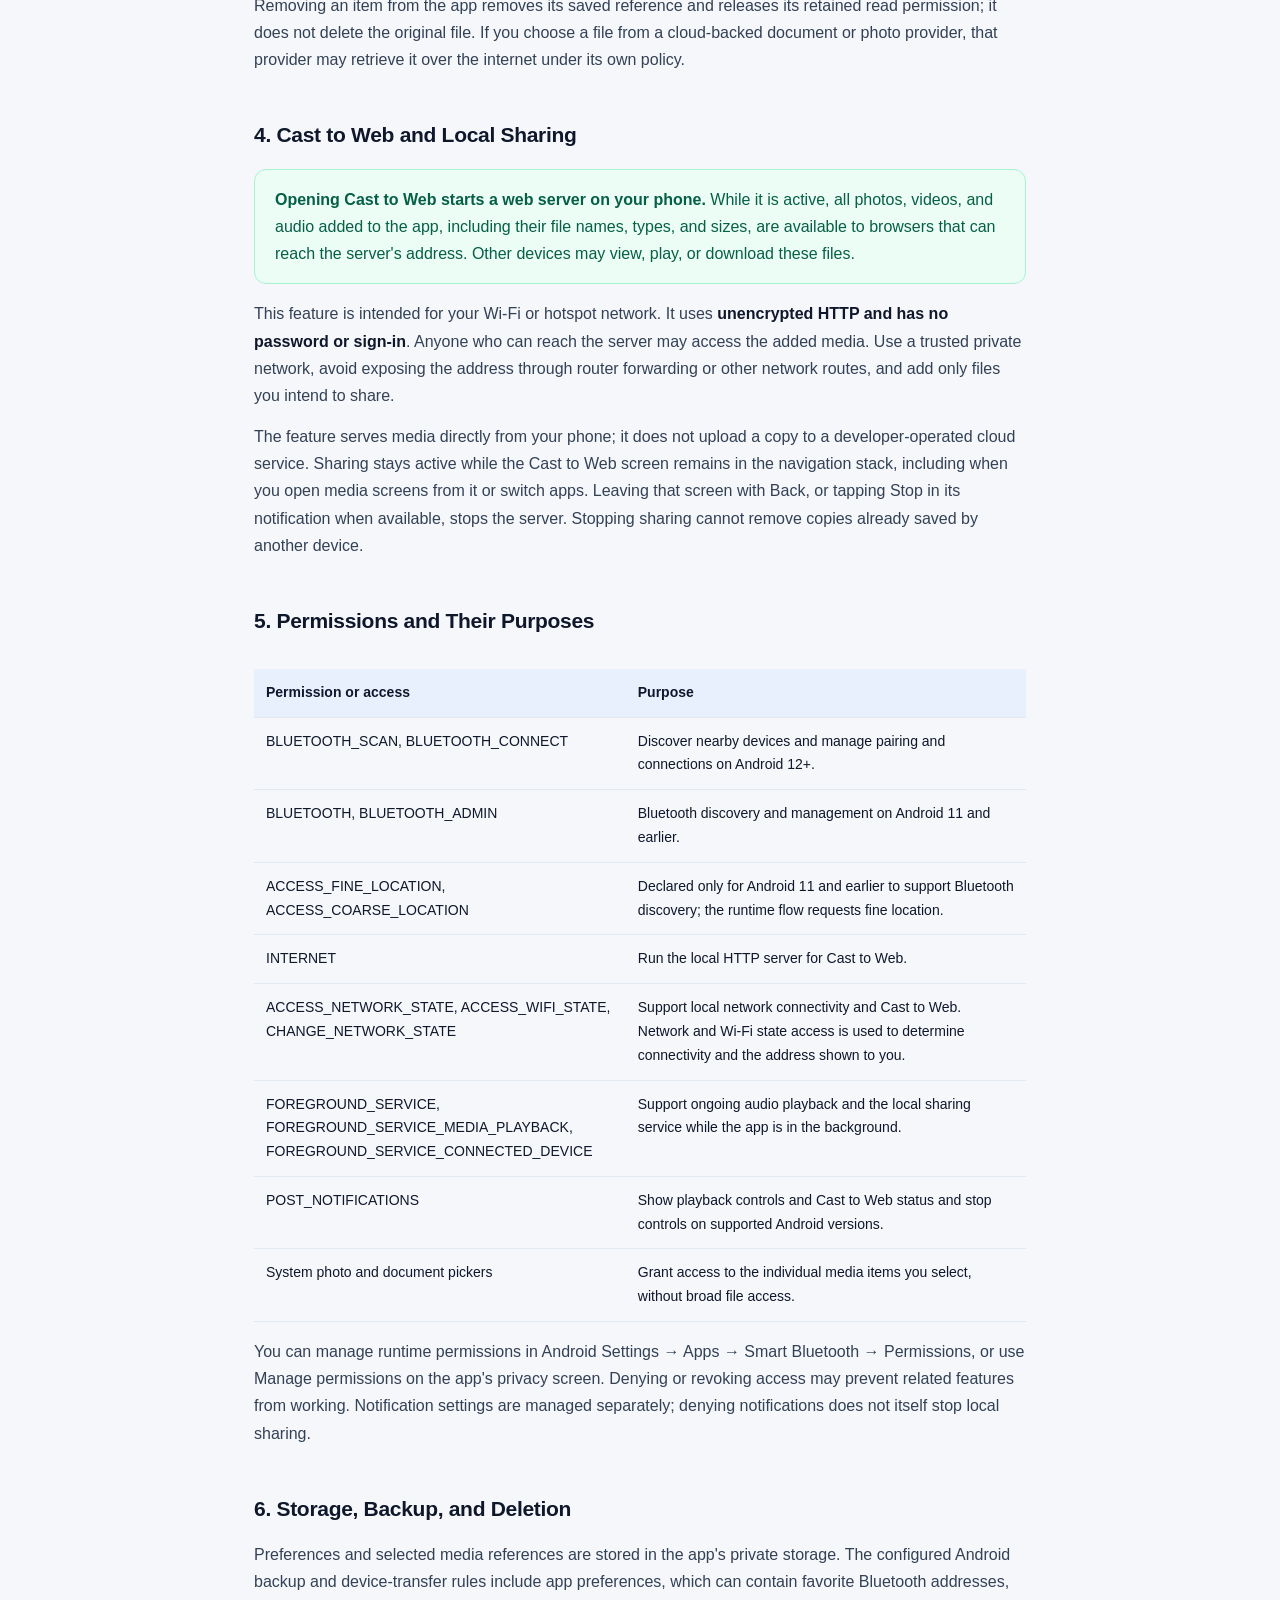
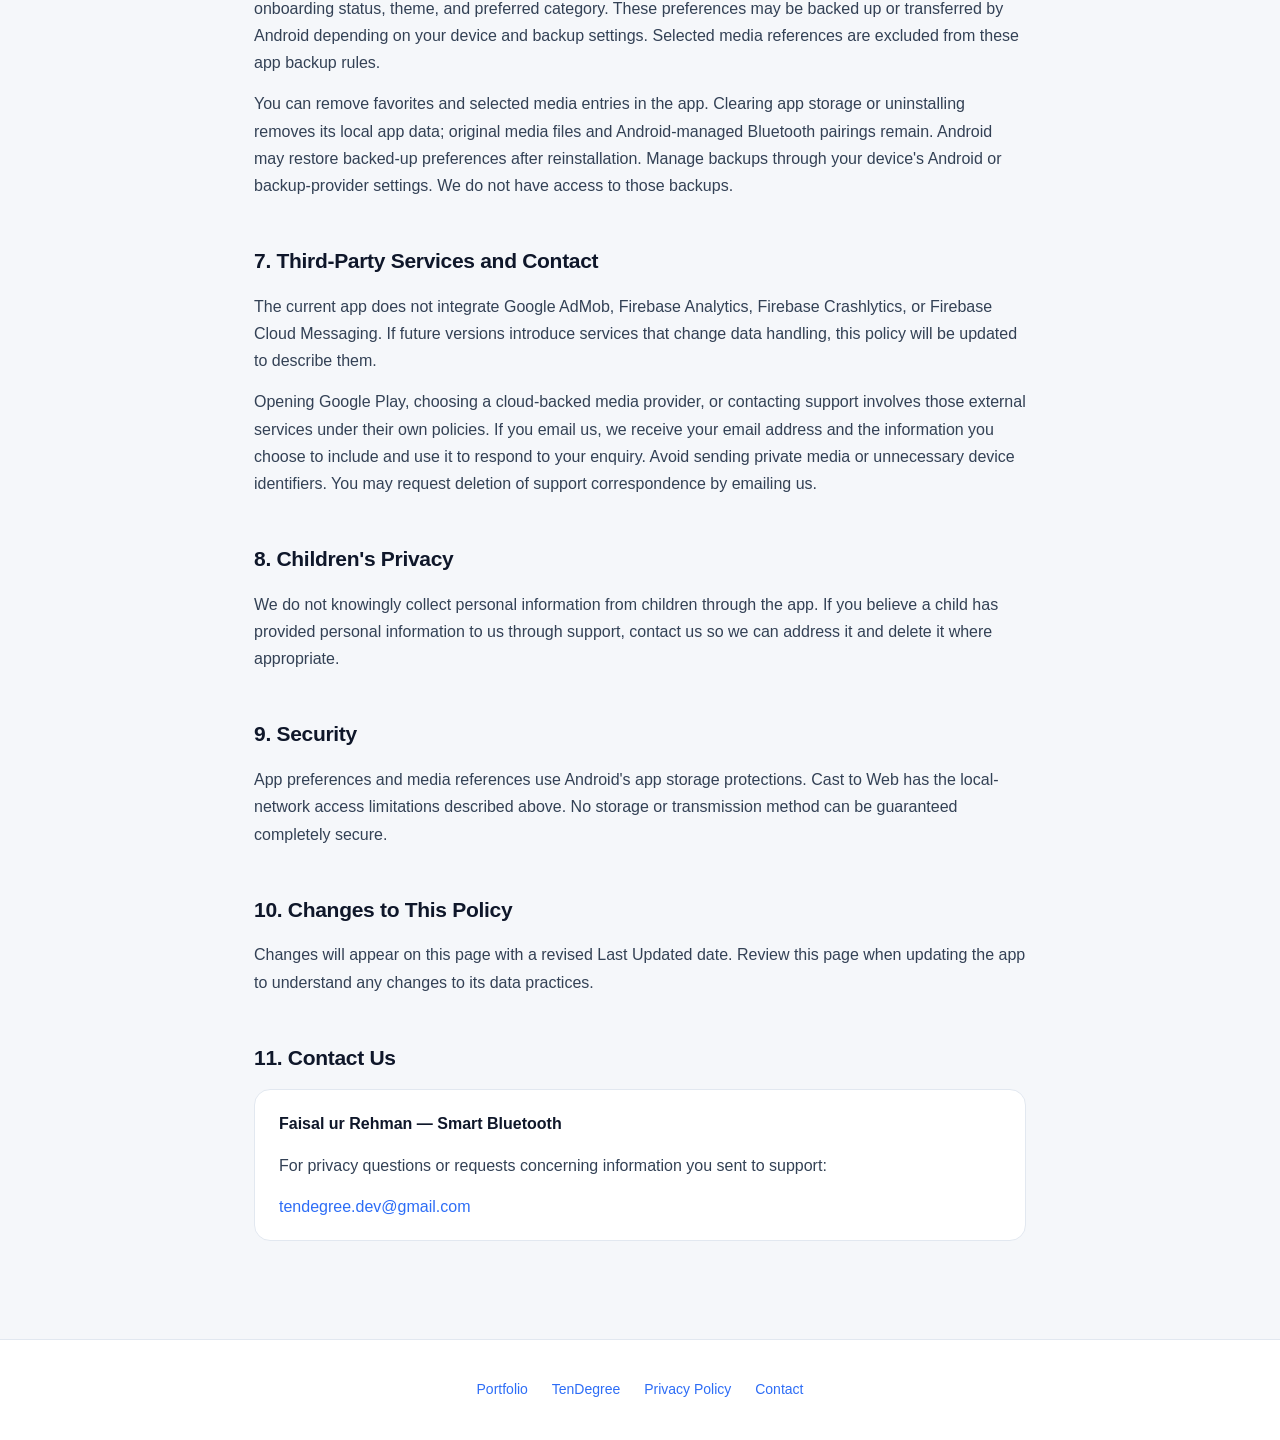
<file: smart-bluetooth-privacy-policy.html>
<!DOCTYPE html>
<html lang="en">
<head>
<meta charset="UTF-8">
<meta name="viewport" content="width=device-width, initial-scale=1.0">
<meta name="description" content="Privacy Policy for Smart Bluetooth: Bluetooth permissions, selected media, local Cast to Web sharing, and data choices.">
<link rel="canonical" href="https://thefaisalurrehman.github.io/smart-bluetooth-privacy-policy.html">
<title>Privacy Policy — Smart Bluetooth</title>
<style>
  :root{
    --blue:#2D6DF6; --blue-light:#E8F0FE; --green:#22C55E;
    --bg:#F5F7FA; --surface:#FFFFFF; --text:#0F172A; --muted:#64748B;
    --border:#E2E8F0; --radius:16px;
  }
  *{box-sizing:border-box;margin:0;padding:0}
  body{
    font-family:-apple-system,BlinkMacSystemFont,"Segoe UI",Roboto,Helvetica,Arial,sans-serif;
    background:var(--bg); color:var(--text); line-height:1.7; font-size:16px;
    -webkit-font-smoothing:antialiased;
  }
  a{color:var(--blue); text-decoration:none}
  a:hover{text-decoration:underline}
  .nav{
    background:var(--surface); border-bottom:1px solid var(--border);
    padding:16px 24px; display:flex; justify-content:space-between; align-items:center;
    position:sticky; top:0; z-index:10;
  }
  .nav .brand{font-weight:600; font-size:18px; color:var(--text)}
  .nav .brand span{color:var(--blue)}
  .nav .store{
    background:var(--blue); color:#fff; padding:8px 16px; border-radius:24px;
    font-size:14px; font-weight:500;
  }
  .nav .store:hover{text-decoration:none; opacity:.92}
  .wrap{max-width:820px; margin:0 auto; padding:48px 24px 80px}
  .badge{
    display:inline-block; background:var(--blue-light); color:var(--blue);
    font-size:13px; font-weight:600; padding:6px 14px; border-radius:20px; margin-bottom:20px;
  }
  h1{font-size:34px; font-weight:700; letter-spacing:-.5px; margin-bottom:8px}
  .updated{color:var(--muted); font-size:14px; margin-bottom:32px}
  .intro{
    background:var(--surface); border:1px solid var(--border); border-radius:var(--radius);
    padding:24px; margin-bottom:32px; color:#334155;
  }
  h2{
    font-size:21px; font-weight:600; margin:36px 0 14px; padding-top:8px;
    letter-spacing:-.3px;
  }
  p{margin-bottom:14px; color:#334155}
  ul{margin:0 0 16px 22px; color:#334155}
  li{margin-bottom:9px}
  strong{color:var(--text); font-weight:600}
  .card{
    background:var(--surface); border:1px solid var(--border); border-radius:var(--radius);
    padding:20px 24px; margin-bottom:18px;
  }
  table{width:100%; border-collapse:collapse; margin:16px 0; font-size:14px}
  th,td{text-align:left; padding:12px; border-bottom:1px solid var(--border); vertical-align:top}
  th{background:var(--blue-light); color:var(--text); font-weight:600}
  .highlight{
    background:#ECFDF5; border:1px solid #A7F3D0; border-radius:12px;
    padding:16px 20px; margin:16px 0; color:#065F46;
  }
  .highlight strong{color:#065F46}
  .footer{
    background:var(--surface); border-top:1px solid var(--border);
    padding:32px 24px; text-align:center; color:var(--muted); font-size:14px;
  }
  .footer a{margin:0 10px}
  code{background:var(--blue-light); padding:2px 7px; border-radius:6px; font-size:14px; color:var(--blue)}

  .nav{gap:16px;flex-wrap:wrap}
  .table-scroll{overflow-x:auto}
  td,code,a{overflow-wrap:anywhere}
  a:focus-visible{outline:3px solid var(--blue);outline-offset:4px}
  .footer a{display:inline-block;margin:6px 10px}
  @media(max-width:480px){.wrap{padding:32px 16px 56px}.nav{padding:14px 16px}h1{font-size:30px}.intro,.card{padding:20px}th,td{padding:10px 8px}code{font-size:12px}}
</style>
</head>
<body>

<nav class="nav" aria-label="Main navigation">
  <a href="index.html" class="brand">Smart Bluetooth<span>.</span></a>
  <a class="store" href="index.html">Back to portfolio</a>
</nav>
<main class="wrap">
  <span class="badge">Smart Bluetooth</span>
  <h1>Privacy Policy</h1>
  <p class="updated">Last Updated: November 10, 2026</p>
  <div class="intro">
    Smart Bluetooth ("the app"), developed by Faisal ur Rehman, helps you discover, pair,
    connect, and manage Bluetooth devices, play selected photos, videos, and audio, and
    share added media with a browser using Cast to Web. This policy explains how the
    current version handles information. No account is required. The app currently has
    <strong>no advertising, analytics, crash-reporting, or push-messaging services</strong>.
  </div>

  <h2>1. Information Used by the App</h2>
  <p>The app processes the following information to provide its features:</p>
  <ul>
    <li><strong>Bluetooth device information:</strong> Device names, Bluetooth addresses, device types, pairing and connection status, and signal strength where available. These support scanning, device lists, connections, favorites, and the home-screen widget.</li>
    <li><strong>Device information:</strong> Your device name, Bluetooth state, phone or tablet type, battery level, Android SDK version, and Android ID are read to display the Bluetooth Info screen. The Android ID is displayed locally and is not sent to the developer.</li>
    <li><strong>Selected media:</strong> Photos, videos, and audio you explicitly add through Android's photo or document picker, along with file names, types, and sizes, are accessed for display, playback, and optional local sharing.</li>
    <li><strong>Preferences:</strong> Theme and language choices, onboarding status, preferred device category, and favorite Bluetooth device addresses are retained on your device.</li>
    <li><strong>Local network information:</strong> Connection status, VPN status, and your phone's network IP address are used to display the Cast to Web address and connection guidance. Tapping the copy control places that address on your clipboard.</li>
  </ul>
  <p>We do not operate a server that receives this app data. The app does not send your Bluetooth scans, Android ID, or selected media to the developer, and we do not sell or rent this information. Local sharing and Android backup are explained below.</p>

  <h2>2. Bluetooth and Location</h2>
  <p>On Android 12 and later, Nearby devices permissions allow Bluetooth scanning and connection. Scan results are not used to infer your physical location. On Android 11 and earlier, Android requires location permission and enabled location services for Bluetooth discovery. The app uses this access for discovery and does not request GPS coordinates or track location history.</p>
  <p>Pairing and connection operations use Android's Bluetooth services. Android manages paired devices separately from the app; removing an app favorite does not unpair the device.</p>

  <h2>3. Photos, Videos, and Audio</h2>
  <p>You select the files the app may access using Android's system pickers. The app does not request broad storage or gallery access. It saves references to selected files and retains read access so you can use them again. It does not import a separate copy of the original file into an app-managed media library.</p>
  <p>Removing an item from the app removes its saved reference and releases its retained read permission; it does not delete the original file. If you choose a file from a cloud-backed document or photo provider, that provider may retrieve it over the internet under its own policy.</p>

  <h2>4. Cast to Web and Local Sharing</h2>
  <div class="highlight">
    <strong>Opening Cast to Web starts a web server on your phone.</strong> While it is active,
    all photos, videos, and audio added to the app, including their file names, types, and sizes,
    are available to browsers that can reach the server's address. Other devices may view,
    play, or download these files.
  </div>
  <p>This feature is intended for your Wi-Fi or hotspot network. It uses <strong>unencrypted HTTP and has no password or sign-in</strong>. Anyone who can reach the server may access the added media. Use a trusted private network, avoid exposing the address through router forwarding or other network routes, and add only files you intend to share.</p>
  <p>The feature serves media directly from your phone; it does not upload a copy to a developer-operated cloud service. Sharing stays active while the Cast to Web screen remains in the navigation stack, including when you open media screens from it or switch apps. Leaving that screen with Back, or tapping Stop in its notification when available, stops the server. Stopping sharing cannot remove copies already saved by another device.</p>

  <h2>5. Permissions and Their Purposes</h2>
  <div class="table-scroll" role="region" aria-label="App permissions" tabindex="0">
  <table>
    <thead><tr><th scope="col">Permission or access</th><th scope="col">Purpose</th></tr></thead>
    <tbody>
      <tr><td>BLUETOOTH_SCAN, BLUETOOTH_CONNECT</td><td>Discover nearby devices and manage pairing and connections on Android 12+.</td></tr>
      <tr><td>BLUETOOTH, BLUETOOTH_ADMIN</td><td>Bluetooth discovery and management on Android 11 and earlier.</td></tr>
      <tr><td>ACCESS_FINE_LOCATION, ACCESS_COARSE_LOCATION</td><td>Declared only for Android 11 and earlier to support Bluetooth discovery; the runtime flow requests fine location.</td></tr>
      <tr><td>INTERNET</td><td>Run the local HTTP server for Cast to Web.</td></tr>
      <tr><td>ACCESS_NETWORK_STATE, ACCESS_WIFI_STATE, CHANGE_NETWORK_STATE</td><td>Support local network connectivity and Cast to Web. Network and Wi-Fi state access is used to determine connectivity and the address shown to you.</td></tr>
      <tr><td>FOREGROUND_SERVICE, FOREGROUND_SERVICE_MEDIA_PLAYBACK, FOREGROUND_SERVICE_CONNECTED_DEVICE</td><td>Support ongoing audio playback and the local sharing service while the app is in the background.</td></tr>
      <tr><td>POST_NOTIFICATIONS</td><td>Show playback controls and Cast to Web status and stop controls on supported Android versions.</td></tr>
      <tr><td>System photo and document pickers</td><td>Grant access to the individual media items you select, without broad file access.</td></tr>
    </tbody>
  </table>
  </div>
  <p>You can manage runtime permissions in Android Settings → Apps → Smart Bluetooth → Permissions, or use Manage permissions on the app's privacy screen. Denying or revoking access may prevent related features from working. Notification settings are managed separately; denying notifications does not itself stop local sharing.</p>

  <h2>6. Storage, Backup, and Deletion</h2>
  <p>Preferences and selected media references are stored in the app's private storage. The configured Android backup and device-transfer rules include app preferences, which can contain favorite Bluetooth addresses, onboarding status, theme, and preferred category. These preferences may be backed up or transferred by Android depending on your device and backup settings. Selected media references are excluded from these app backup rules.</p>
  <p>You can remove favorites and selected media entries in the app. Clearing app storage or uninstalling removes its local app data; original media files and Android-managed Bluetooth pairings remain. Android may restore backed-up preferences after reinstallation. Manage backups through your device's Android or backup-provider settings. We do not have access to those backups.</p>

  <h2>7. Third-Party Services and Contact</h2>
  <p>The current app does not integrate Google AdMob, Firebase Analytics, Firebase Crashlytics, or Firebase Cloud Messaging. If future versions introduce services that change data handling, this policy will be updated to describe them.</p>
  <p>Opening Google Play, choosing a cloud-backed media provider, or contacting support involves those external services under their own policies. If you email us, we receive your email address and the information you choose to include and use it to respond to your enquiry. Avoid sending private media or unnecessary device identifiers. You may request deletion of support correspondence by emailing us.</p>

  <h2>8. Children's Privacy</h2>
  <p>We do not knowingly collect personal information from children through the app. If you believe a child has provided personal information to us through support, contact us so we can address it and delete it where appropriate.</p>

  <h2>9. Security</h2>
  <p>App preferences and media references use Android's app storage protections. Cast to Web has the local-network access limitations described above. No storage or transmission method can be guaranteed completely secure.</p>

  <h2>10. Changes to This Policy</h2>
  <p>Changes will appear on this page with a revised Last Updated date. Review this page when updating the app to understand any changes to its data practices.</p>

  <h2>11. Contact Us</h2>
  <div class="card">
    <p><strong>Faisal ur Rehman — Smart Bluetooth</strong></p>
    <p>For privacy questions or requests concerning information you sent to support:</p>
    <a href="mailto:tendegree.dev@gmail.com">tendegree.dev@gmail.com</a>
  </div>
</main>
<footer class="footer">
  <a href="index.html">Portfolio</a>
  <a href="tendegree.html">TenDegree</a>
  <a href="smart-bluetooth-privacy-policy.html" aria-current="page">Privacy Policy</a>
  <a href="mailto:tendegree.dev@gmail.com">Contact</a>
</footer>

</body>
</html>
</file>
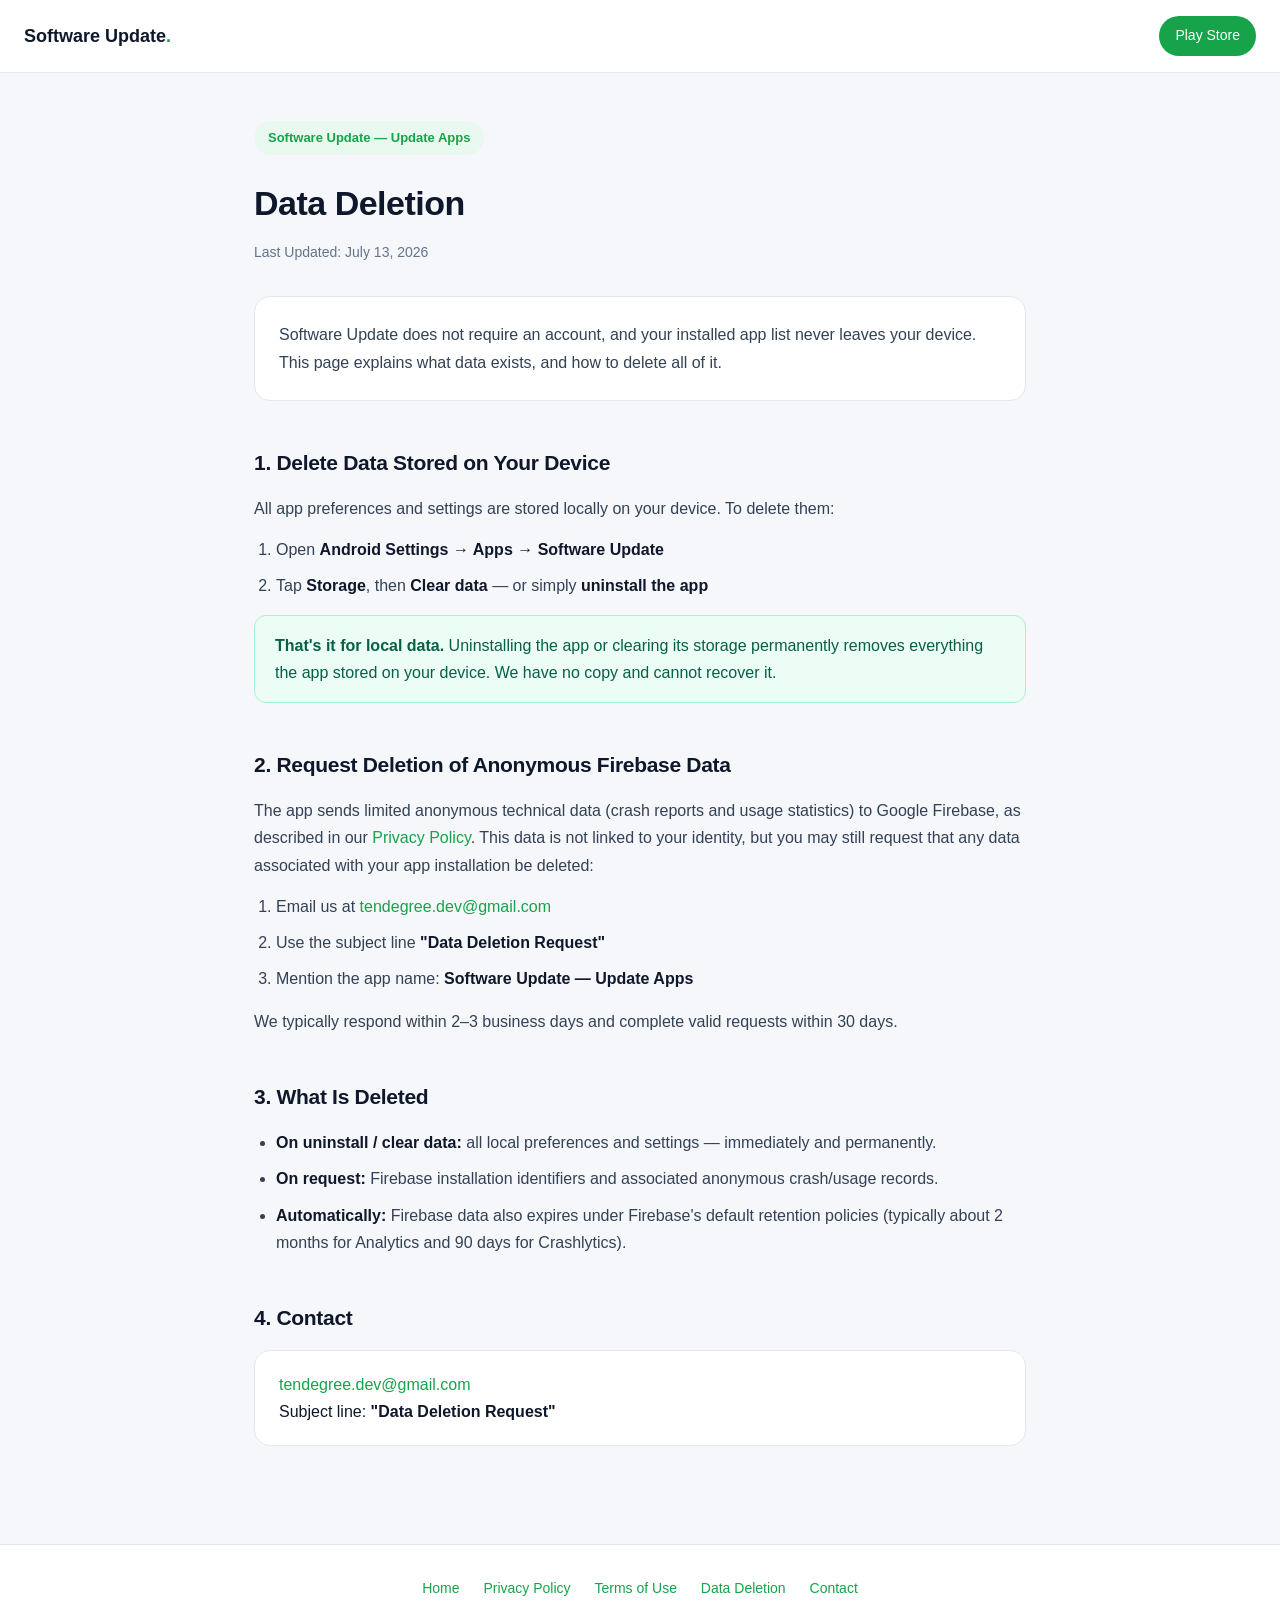
<file: software-update-data-deletion.html>
<!DOCTYPE html>
<html lang="en">
<head>
<meta charset="UTF-8">
<meta name="viewport" content="width=device-width, initial-scale=1.0">
<meta name="description" content="How to delete your data for Software Update — Update Apps.">
<title>Data Deletion — Software Update</title>
<style>
  :root{
    --green:#16A34A; --green-light:#E9F9EF;
    --bg:#F5F7FA; --surface:#FFFFFF; --text:#0F172A; --muted:#64748B;
    --border:#E2E8F0; --radius:16px;
  }
  *{box-sizing:border-box;margin:0;padding:0}
  body{
    font-family:-apple-system,BlinkMacSystemFont,"Segoe UI",Roboto,Helvetica,Arial,sans-serif;
    background:var(--bg); color:var(--text); line-height:1.7; font-size:16px;
    -webkit-font-smoothing:antialiased;
  }
  a{color:var(--green); text-decoration:none}
  a:hover{text-decoration:underline}
  .nav{
    background:var(--surface); border-bottom:1px solid var(--border);
    padding:16px 24px; display:flex; justify-content:space-between; align-items:center;
    position:sticky; top:0; z-index:10;
  }
  .nav .brand{font-weight:600; font-size:18px; color:var(--text)}
  .nav .brand span{color:var(--green)}
  .nav .store{
    background:var(--green); color:#fff; padding:8px 16px; border-radius:24px;
    font-size:14px; font-weight:500;
  }
  .nav .store:hover{text-decoration:none; opacity:.92}
  .wrap{max-width:820px; margin:0 auto; padding:48px 24px 80px}
  .badge{
    display:inline-block; background:var(--green-light); color:var(--green);
    font-size:13px; font-weight:600; padding:6px 14px; border-radius:20px; margin-bottom:20px;
  }
  h1{font-size:34px; font-weight:700; letter-spacing:-.5px; margin-bottom:8px}
  .updated{color:var(--muted); font-size:14px; margin-bottom:32px}
  .intro{
    background:var(--surface); border:1px solid var(--border); border-radius:var(--radius);
    padding:24px; margin-bottom:32px; color:#334155;
  }
  h2{
    font-size:21px; font-weight:600; margin:36px 0 14px; padding-top:8px;
    letter-spacing:-.3px;
  }
  p{margin-bottom:14px; color:#334155}
  ul,ol{margin:0 0 16px 22px; color:#334155}
  li{margin-bottom:9px}
  strong{color:var(--text); font-weight:600}
  .card{
    background:var(--surface); border:1px solid var(--border); border-radius:var(--radius);
    padding:20px 24px; margin-bottom:18px;
  }
  .highlight{
    background:#ECFDF5; border:1px solid #A7F3D0; border-radius:12px;
    padding:16px 20px; margin:16px 0; color:#065F46;
  }
  .highlight strong{color:#065F46}
  .footer{
    background:var(--surface); border-top:1px solid var(--border);
    padding:32px 24px; text-align:center; color:var(--muted); font-size:14px;
  }
  .footer a{margin:0 10px}
</style>
</head>
<body>

<nav class="nav">
  <a href="https://thefaisalurrehman.github.io/" class="brand">Software Update<span>.</span></a>
  <a class="store" href="https://play.google.com/store/apps/details?id=com.appverse.updatemanager">Play Store</a>
</nav>

<div class="wrap">
  <span class="badge">Software Update — Update Apps</span>
  <h1>Data Deletion</h1>
  <p class="updated">Last Updated: July 13, 2026</p>

  <div class="intro">
    Software Update does not require an account, and your installed app list never leaves
    your device. This page explains what data exists, and how to delete all of it.
  </div>

  <h2>1. Delete Data Stored on Your Device</h2>
  <p>
    All app preferences and settings are stored locally on your device. To delete them:
  </p>
  <ol>
    <li>Open <strong>Android Settings → Apps → Software Update</strong></li>
    <li>Tap <strong>Storage</strong>, then <strong>Clear data</strong> — or simply <strong>uninstall the app</strong></li>
  </ol>
  <div class="highlight">
    <strong>That's it for local data.</strong> Uninstalling the app or clearing its storage
    permanently removes everything the app stored on your device. We have no copy and cannot
    recover it.
  </div>

  <h2>2. Request Deletion of Anonymous Firebase Data</h2>
  <p>
    The app sends limited anonymous technical data (crash reports and usage statistics) to
    Google Firebase, as described in our
    <a href="https://thefaisalurrehman.github.io/software-update-privacy-policy.html">Privacy Policy</a>.
    This data is not linked to your identity, but you may still request that any data
    associated with your app installation be deleted:
  </p>
  <ol>
    <li>Email us at <a href="mailto:tendegree.dev@gmail.com">tendegree.dev@gmail.com</a></li>
    <li>Use the subject line <strong>"Data Deletion Request"</strong></li>
    <li>Mention the app name: <strong>Software Update — Update Apps</strong></li>
  </ol>
  <p>We typically respond within 2–3 business days and complete valid requests within 30 days.</p>

  <h2>3. What Is Deleted</h2>
  <ul>
    <li><strong>On uninstall / clear data:</strong> all local preferences and settings — immediately and permanently.</li>
    <li><strong>On request:</strong> Firebase installation identifiers and associated anonymous crash/usage records.</li>
    <li><strong>Automatically:</strong> Firebase data also expires under Firebase's default retention policies (typically about 2 months for Analytics and 90 days for Crashlytics).</li>
  </ul>

  <h2>4. Contact</h2>
  <div class="card">
    <a href="mailto:tendegree.dev@gmail.com">tendegree.dev@gmail.com</a><br>
    Subject line: <strong>"Data Deletion Request"</strong>
  </div>
</div>

<footer class="footer">
  <a href="https://thefaisalurrehman.github.io/">Home</a>
  <a href="https://thefaisalurrehman.github.io/software-update-privacy-policy.html">Privacy Policy</a>
  <a href="https://thefaisalurrehman.github.io/software-update-terms-of-use.html">Terms of Use</a>
  <a href="https://thefaisalurrehman.github.io/software-update-data-deletion.html">Data Deletion</a>
  <a href="mailto:tehreemriaz493@gmail.com">Contact</a>
</footer>

</body>
</html>
</file>
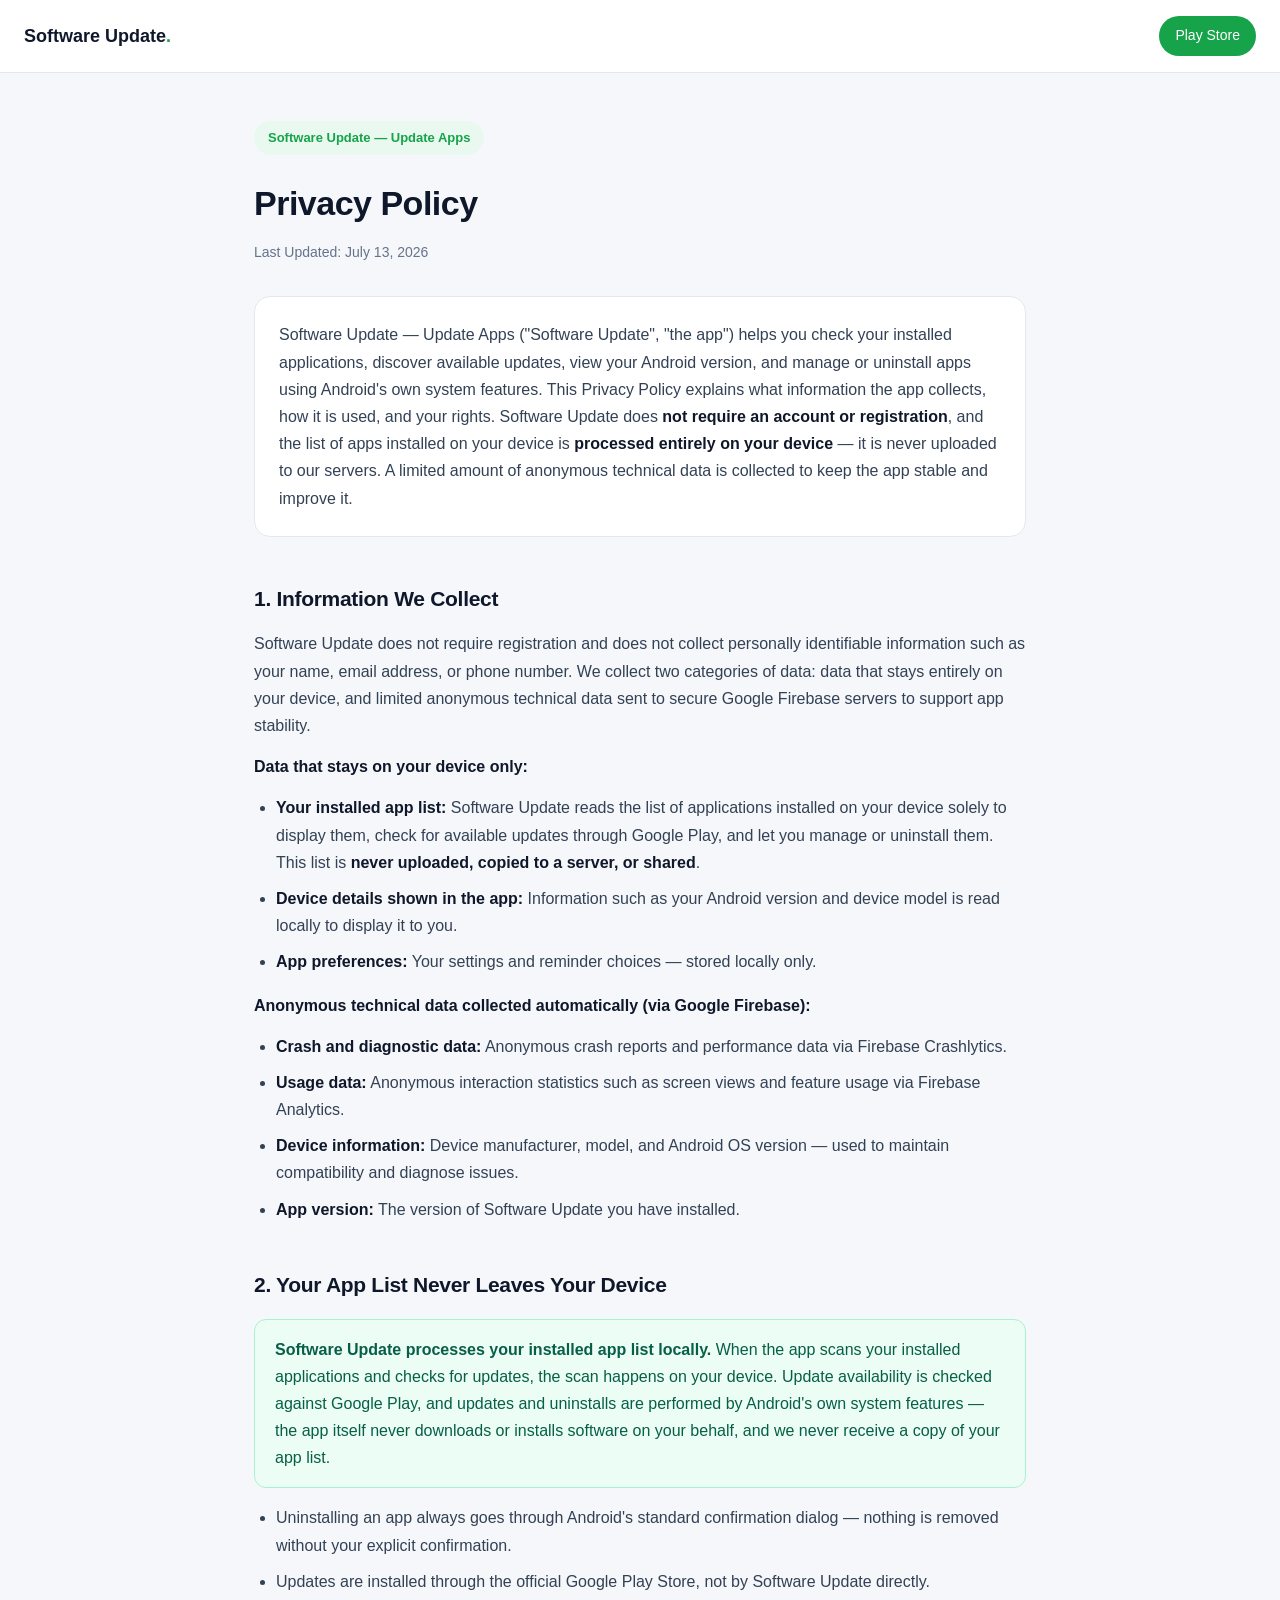
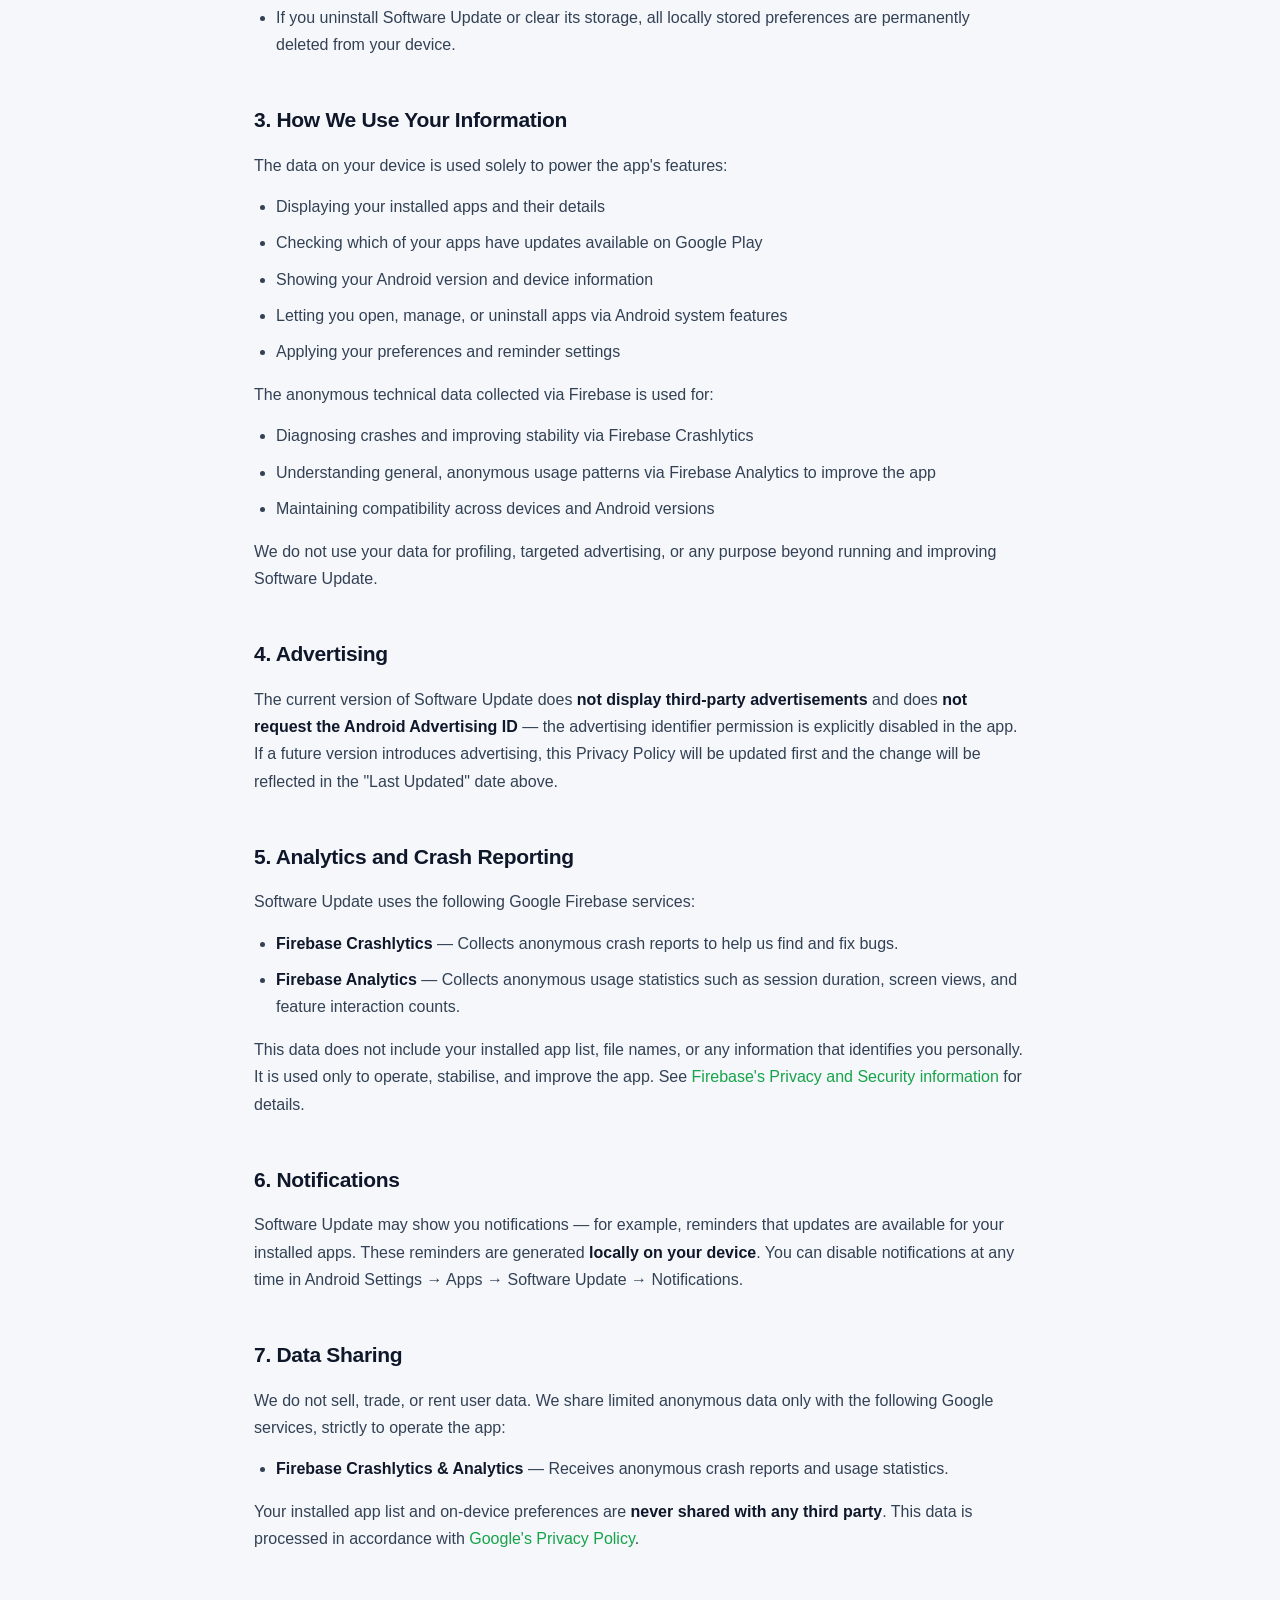
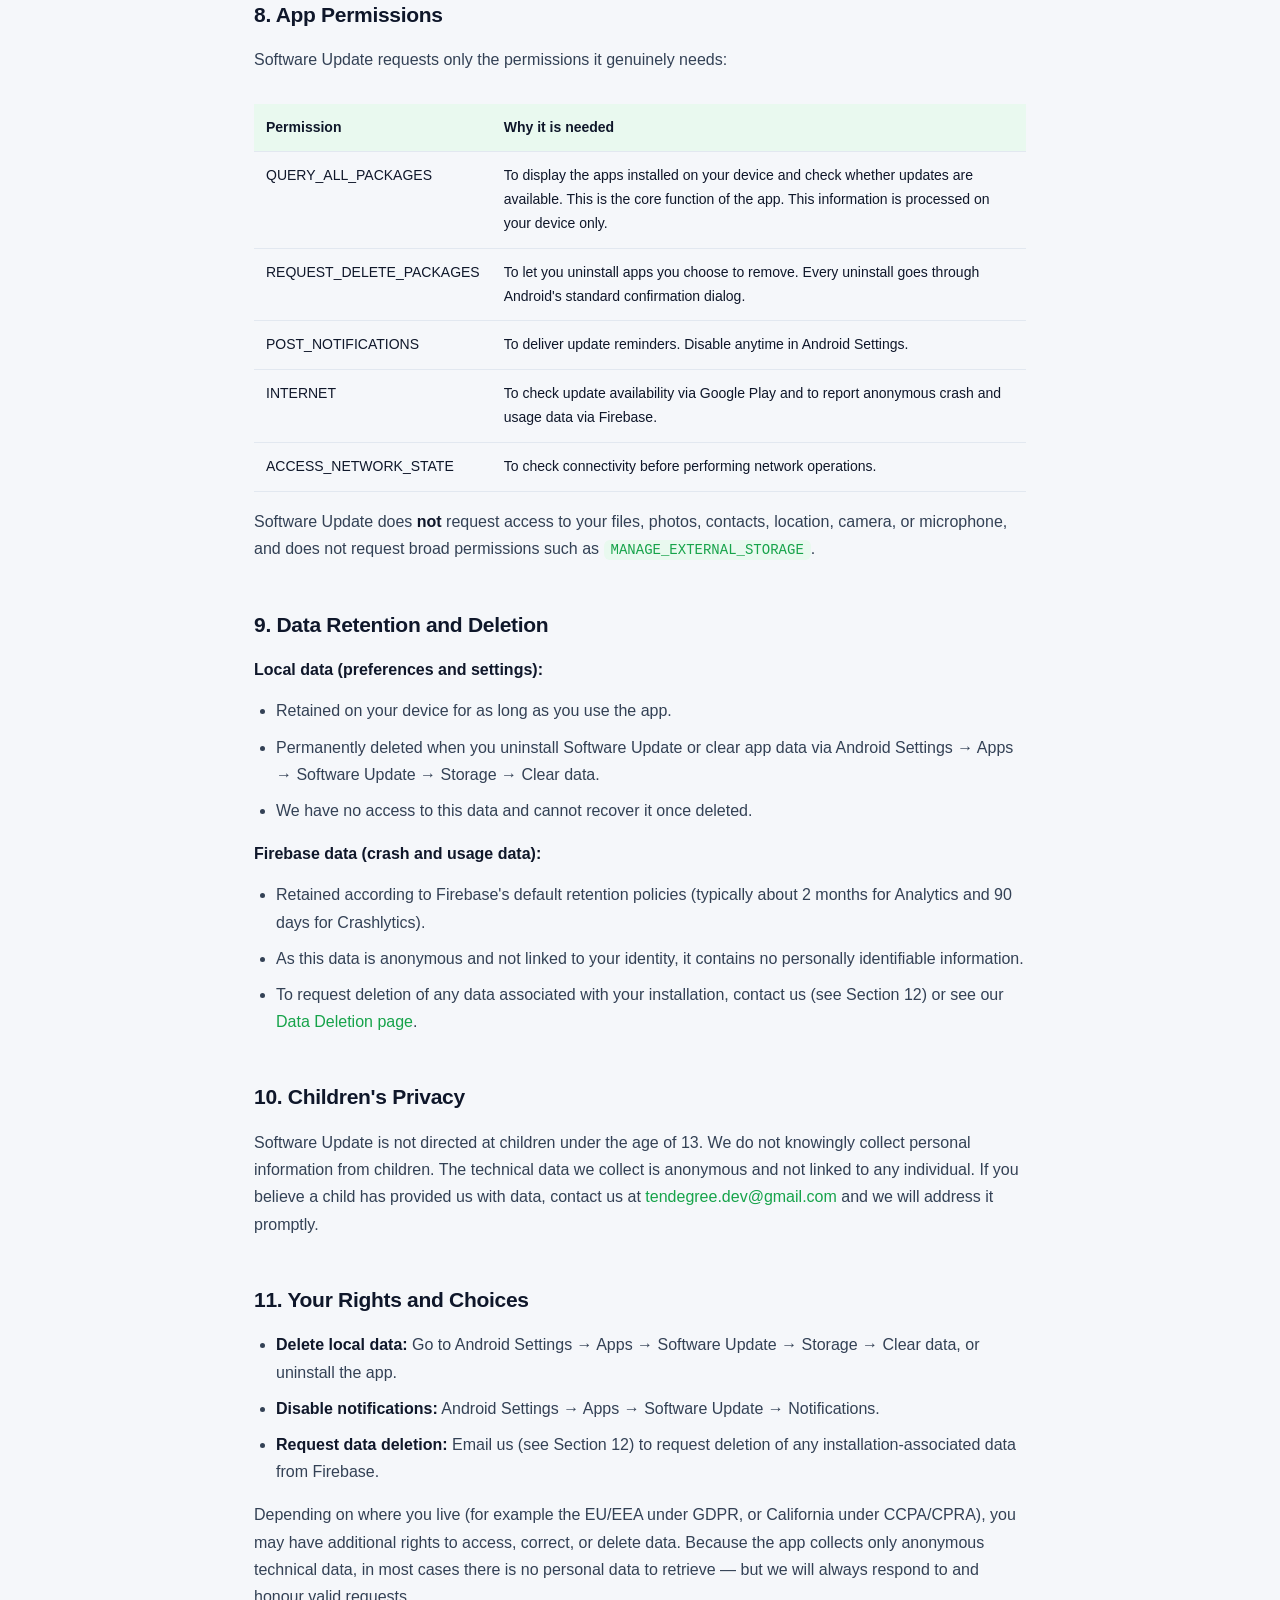
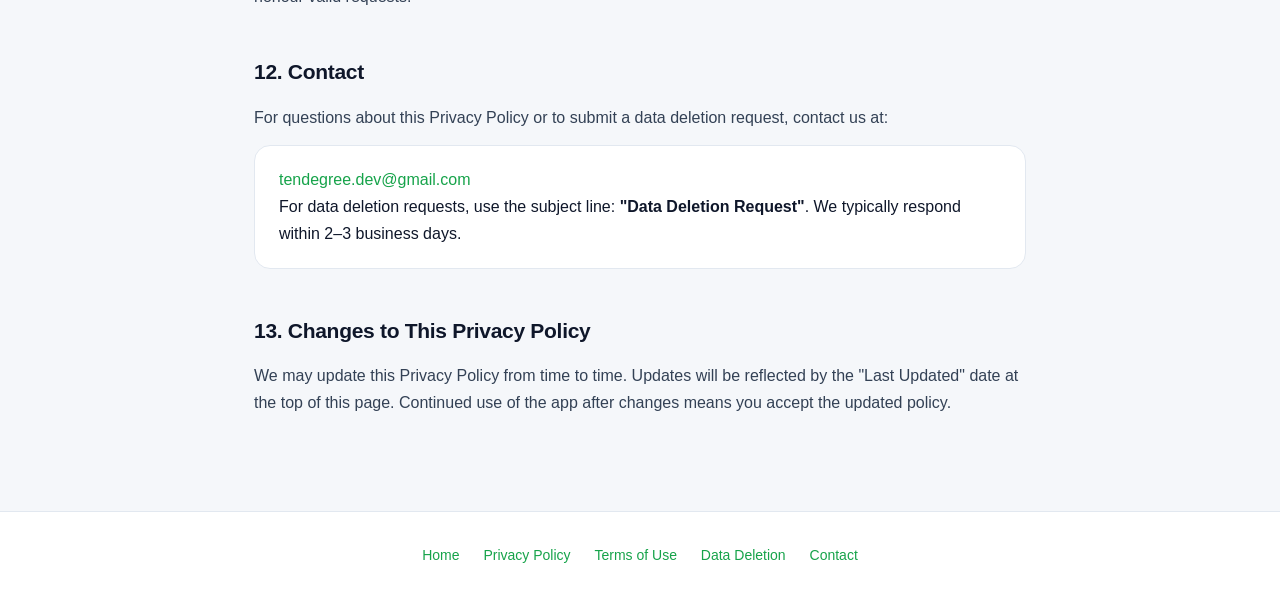
<file: software-update-privacy-policy.html>
<!DOCTYPE html>
<html lang="en">
<head>
<meta charset="UTF-8">
<meta name="viewport" content="width=device-width, initial-scale=1.0">
<meta name="description" content="Privacy Policy for Software Update — Update Apps, an Android app that helps you keep your installed apps up to date.">
<title>Privacy Policy — Software Update</title>
<style>
  :root{
    --green:#16A34A; --green-light:#E9F9EF;
    --bg:#F5F7FA; --surface:#FFFFFF; --text:#0F172A; --muted:#64748B;
    --border:#E2E8F0; --radius:16px;
  }
  *{box-sizing:border-box;margin:0;padding:0}
  body{
    font-family:-apple-system,BlinkMacSystemFont,"Segoe UI",Roboto,Helvetica,Arial,sans-serif;
    background:var(--bg); color:var(--text); line-height:1.7; font-size:16px;
    -webkit-font-smoothing:antialiased;
  }
  a{color:var(--green); text-decoration:none}
  a:hover{text-decoration:underline}
  .nav{
    background:var(--surface); border-bottom:1px solid var(--border);
    padding:16px 24px; display:flex; justify-content:space-between; align-items:center;
    position:sticky; top:0; z-index:10;
  }
  .nav .brand{font-weight:600; font-size:18px; color:var(--text)}
  .nav .brand span{color:var(--green)}
  .nav .store{
    background:var(--green); color:#fff; padding:8px 16px; border-radius:24px;
    font-size:14px; font-weight:500;
  }
  .nav .store:hover{text-decoration:none; opacity:.92}
  .wrap{max-width:820px; margin:0 auto; padding:48px 24px 80px}
  .badge{
    display:inline-block; background:var(--green-light); color:var(--green);
    font-size:13px; font-weight:600; padding:6px 14px; border-radius:20px; margin-bottom:20px;
  }
  h1{font-size:34px; font-weight:700; letter-spacing:-.5px; margin-bottom:8px}
  .updated{color:var(--muted); font-size:14px; margin-bottom:32px}
  .intro{
    background:var(--surface); border:1px solid var(--border); border-radius:var(--radius);
    padding:24px; margin-bottom:32px; color:#334155;
  }
  h2{
    font-size:21px; font-weight:600; margin:36px 0 14px; padding-top:8px;
    letter-spacing:-.3px;
  }
  p{margin-bottom:14px; color:#334155}
  ul{margin:0 0 16px 22px; color:#334155}
  li{margin-bottom:9px}
  strong{color:var(--text); font-weight:600}
  .card{
    background:var(--surface); border:1px solid var(--border); border-radius:var(--radius);
    padding:20px 24px; margin-bottom:18px;
  }
  .table-scroll{overflow-x:auto}
  table{width:100%; border-collapse:collapse; margin:16px 0; font-size:14px}
  th,td{text-align:left; padding:12px; border-bottom:1px solid var(--border); vertical-align:top}
  th{background:var(--green-light); color:var(--text); font-weight:600}
  .highlight{
    background:#ECFDF5; border:1px solid #A7F3D0; border-radius:12px;
    padding:16px 20px; margin:16px 0; color:#065F46;
  }
  .highlight strong{color:#065F46}
  .footer{
    background:var(--surface); border-top:1px solid var(--border);
    padding:32px 24px; text-align:center; color:var(--muted); font-size:14px;
  }
  .footer a{margin:0 10px}
  code{background:var(--green-light); padding:2px 7px; border-radius:6px; font-size:14px; color:var(--green)}
</style>
</head>
<body>

<nav class="nav">
  <a href="https://thefaisalurrehman.github.io/" class="brand">Software Update<span>.</span></a>
  <a class="store" href="https://play.google.com/store/apps/details?id=com.appverse.updatemanager">Play Store</a>
</nav>

<div class="wrap">
  <span class="badge">Software Update — Update Apps</span>
  <h1>Privacy Policy</h1>
  <p class="updated">Last Updated: July 13, 2026</p>

  <div class="intro">
    Software Update — Update Apps ("Software Update", "the app") helps you check your
    installed applications, discover available updates, view your Android version, and
    manage or uninstall apps using Android's own system features. This Privacy Policy
    explains what information the app collects, how it is used, and your rights.
    Software Update does <strong>not require an account or registration</strong>, and the
    list of apps installed on your device is <strong>processed entirely on your device</strong> —
    it is never uploaded to our servers. A limited amount of anonymous technical data is
    collected to keep the app stable and improve it.
  </div>

  <h2>1. Information We Collect</h2>
  <p>
    Software Update does not require registration and does not collect personally
    identifiable information such as your name, email address, or phone number. We collect
    two categories of data: data that stays entirely on your device, and limited anonymous
    technical data sent to secure Google Firebase servers to support app stability.
  </p>

  <p><strong>Data that stays on your device only:</strong></p>
  <ul>
    <li><strong>Your installed app list:</strong> Software Update reads the list of applications installed on your device solely to display them, check for available updates through Google Play, and let you manage or uninstall them. This list is <strong>never uploaded, copied to a server, or shared</strong>.</li>
    <li><strong>Device details shown in the app:</strong> Information such as your Android version and device model is read locally to display it to you.</li>
    <li><strong>App preferences:</strong> Your settings and reminder choices — stored locally only.</li>
  </ul>

  <p><strong>Anonymous technical data collected automatically (via Google Firebase):</strong></p>
  <ul>
    <li><strong>Crash and diagnostic data:</strong> Anonymous crash reports and performance data via Firebase Crashlytics.</li>
    <li><strong>Usage data:</strong> Anonymous interaction statistics such as screen views and feature usage via Firebase Analytics.</li>
    <li><strong>Device information:</strong> Device manufacturer, model, and Android OS version — used to maintain compatibility and diagnose issues.</li>
    <li><strong>App version:</strong> The version of Software Update you have installed.</li>
  </ul>

  <h2>2. Your App List Never Leaves Your Device</h2>
  <div class="highlight">
    <strong>Software Update processes your installed app list locally.</strong> When the app
    scans your installed applications and checks for updates, the scan happens on your
    device. Update availability is checked against Google Play, and updates and uninstalls
    are performed by Android's own system features — the app itself never downloads or
    installs software on your behalf, and we never receive a copy of your app list.
  </div>
  <ul>
    <li>Uninstalling an app always goes through Android's standard confirmation dialog — nothing is removed without your explicit confirmation.</li>
    <li>Updates are installed through the official Google Play Store, not by Software Update directly.</li>
    <li>If you uninstall Software Update or clear its storage, all locally stored preferences are permanently deleted from your device.</li>
  </ul>

  <h2>3. How We Use Your Information</h2>
  <p>The data on your device is used solely to power the app's features:</p>
  <ul>
    <li>Displaying your installed apps and their details</li>
    <li>Checking which of your apps have updates available on Google Play</li>
    <li>Showing your Android version and device information</li>
    <li>Letting you open, manage, or uninstall apps via Android system features</li>
    <li>Applying your preferences and reminder settings</li>
  </ul>
  <p>The anonymous technical data collected via Firebase is used for:</p>
  <ul>
    <li>Diagnosing crashes and improving stability via Firebase Crashlytics</li>
    <li>Understanding general, anonymous usage patterns via Firebase Analytics to improve the app</li>
    <li>Maintaining compatibility across devices and Android versions</li>
  </ul>
  <p>We do not use your data for profiling, targeted advertising, or any purpose beyond running and improving Software Update.</p>

  <h2>4. Advertising</h2>
  <p>
    The current version of Software Update does <strong>not display third-party
    advertisements</strong> and does <strong>not request the Android Advertising ID</strong> —
    the advertising identifier permission is explicitly disabled in the app. If a future
    version introduces advertising, this Privacy Policy will be updated first and the
    change will be reflected in the "Last Updated" date above.
  </p>

  <h2>5. Analytics and Crash Reporting</h2>
  <p>Software Update uses the following Google Firebase services:</p>
  <ul>
    <li><strong>Firebase Crashlytics</strong> — Collects anonymous crash reports to help us find and fix bugs.</li>
    <li><strong>Firebase Analytics</strong> — Collects anonymous usage statistics such as session duration, screen views, and feature interaction counts.</li>
  </ul>
  <p>
    This data does not include your installed app list, file names, or any information that
    identifies you personally. It is used only to operate, stabilise, and improve the app.
    See <a href="https://firebase.google.com/support/privacy">Firebase's Privacy and Security information</a> for details.
  </p>

  <h2>6. Notifications</h2>
  <p>
    Software Update may show you notifications — for example, reminders that updates are
    available for your installed apps. These reminders are generated <strong>locally on your
    device</strong>. You can disable notifications at any time in Android Settings → Apps →
    Software Update → Notifications.
  </p>

  <h2>7. Data Sharing</h2>
  <p>We do not sell, trade, or rent user data. We share limited anonymous data only with the following Google services, strictly to operate the app:</p>
  <ul>
    <li><strong>Firebase Crashlytics &amp; Analytics</strong> — Receives anonymous crash reports and usage statistics.</li>
  </ul>
  <p>
    Your installed app list and on-device preferences are <strong>never shared with any
    third party</strong>. This data is processed in accordance with
    <a href="https://policies.google.com/privacy">Google's Privacy Policy</a>.
  </p>

  <h2>8. App Permissions</h2>
  <p>Software Update requests only the permissions it genuinely needs:</p>
  <div class="table-scroll">
  <table>
    <tr><th>Permission</th><th>Why it is needed</th></tr>
    <tr><td>QUERY_ALL_PACKAGES</td><td>To display the apps installed on your device and check whether updates are available. This is the core function of the app. This information is processed on your device only.</td></tr>
    <tr><td>REQUEST_DELETE_PACKAGES</td><td>To let you uninstall apps you choose to remove. Every uninstall goes through Android's standard confirmation dialog.</td></tr>
    <tr><td>POST_NOTIFICATIONS</td><td>To deliver update reminders. Disable anytime in Android Settings.</td></tr>
    <tr><td>INTERNET</td><td>To check update availability via Google Play and to report anonymous crash and usage data via Firebase.</td></tr>
    <tr><td>ACCESS_NETWORK_STATE</td><td>To check connectivity before performing network operations.</td></tr>
  </table>
  </div>
  <p>
    Software Update does <strong>not</strong> request access to your files, photos,
    contacts, location, camera, or microphone, and does not request broad permissions such
    as <code>MANAGE_EXTERNAL_STORAGE</code>.
  </p>

  <h2>9. Data Retention and Deletion</h2>
  <p><strong>Local data (preferences and settings):</strong></p>
  <ul>
    <li>Retained on your device for as long as you use the app.</li>
    <li>Permanently deleted when you uninstall Software Update or clear app data via Android Settings → Apps → Software Update → Storage → Clear data.</li>
    <li>We have no access to this data and cannot recover it once deleted.</li>
  </ul>
  <p><strong>Firebase data (crash and usage data):</strong></p>
  <ul>
    <li>Retained according to Firebase's default retention policies (typically about 2 months for Analytics and 90 days for Crashlytics).</li>
    <li>As this data is anonymous and not linked to your identity, it contains no personally identifiable information.</li>
    <li>To request deletion of any data associated with your installation, contact us (see Section 12) or see our <a href="https://thefaisalurrehman.github.io/software-update-data-deletion.html">Data Deletion page</a>.</li>
  </ul>

  <h2>10. Children's Privacy</h2>
  <p>
    Software Update is not directed at children under the age of 13. We do not knowingly
    collect personal information from children. The technical data we collect is anonymous
    and not linked to any individual. If you believe a child has provided us with data,
    contact us at <a href="mailto:tendegree.dev@gmail.com">tendegree.dev@gmail.com</a>
    and we will address it promptly.
  </p>

  <h2>11. Your Rights and Choices</h2>
  <ul>
    <li><strong>Delete local data:</strong> Go to Android Settings → Apps → Software Update → Storage → Clear data, or uninstall the app.</li>
    <li><strong>Disable notifications:</strong> Android Settings → Apps → Software Update → Notifications.</li>
    <li><strong>Request data deletion:</strong> Email us (see Section 12) to request deletion of any installation-associated data from Firebase.</li>
  </ul>
  <p>
    Depending on where you live (for example the EU/EEA under GDPR, or California under
    CCPA/CPRA), you may have additional rights to access, correct, or delete data. Because
    the app collects only anonymous technical data, in most cases there is no personal data
    to retrieve — but we will always respond to and honour valid requests.
  </p>

  <h2>12. Contact</h2>
  <p>For questions about this Privacy Policy or to submit a data deletion request, contact us at:</p>
  <div class="card">
    <a href="mailto:tendegree.dev@gmail.com">tendegree.dev@gmail.com</a><br>
    For data deletion requests, use the subject line: <strong>"Data Deletion Request"</strong>.
    We typically respond within 2–3 business days.
  </div>

  <h2>13. Changes to This Privacy Policy</h2>
  <p>
    We may update this Privacy Policy from time to time. Updates will be reflected by the
    "Last Updated" date at the top of this page. Continued use of the app after changes
    means you accept the updated policy.
  </p>
</div>

<footer class="footer">
  <a href="https://thefaisalurrehman.github.io/">Home</a>
  <a href="https://thefaisalurrehman.github.io/software-update-privacy-policy.html">Privacy Policy</a>
  <a href="https://thefaisalurrehman.github.io/software-update-terms-of-use.html">Terms of Use</a>
  <a href="https://thefaisalurrehman.github.io/software-update-data-deletion.html">Data Deletion</a>
  <a href="mailto:tendegree.dev@gmail.com">Contact</a>
</footer>

</body>
</html>
</file>
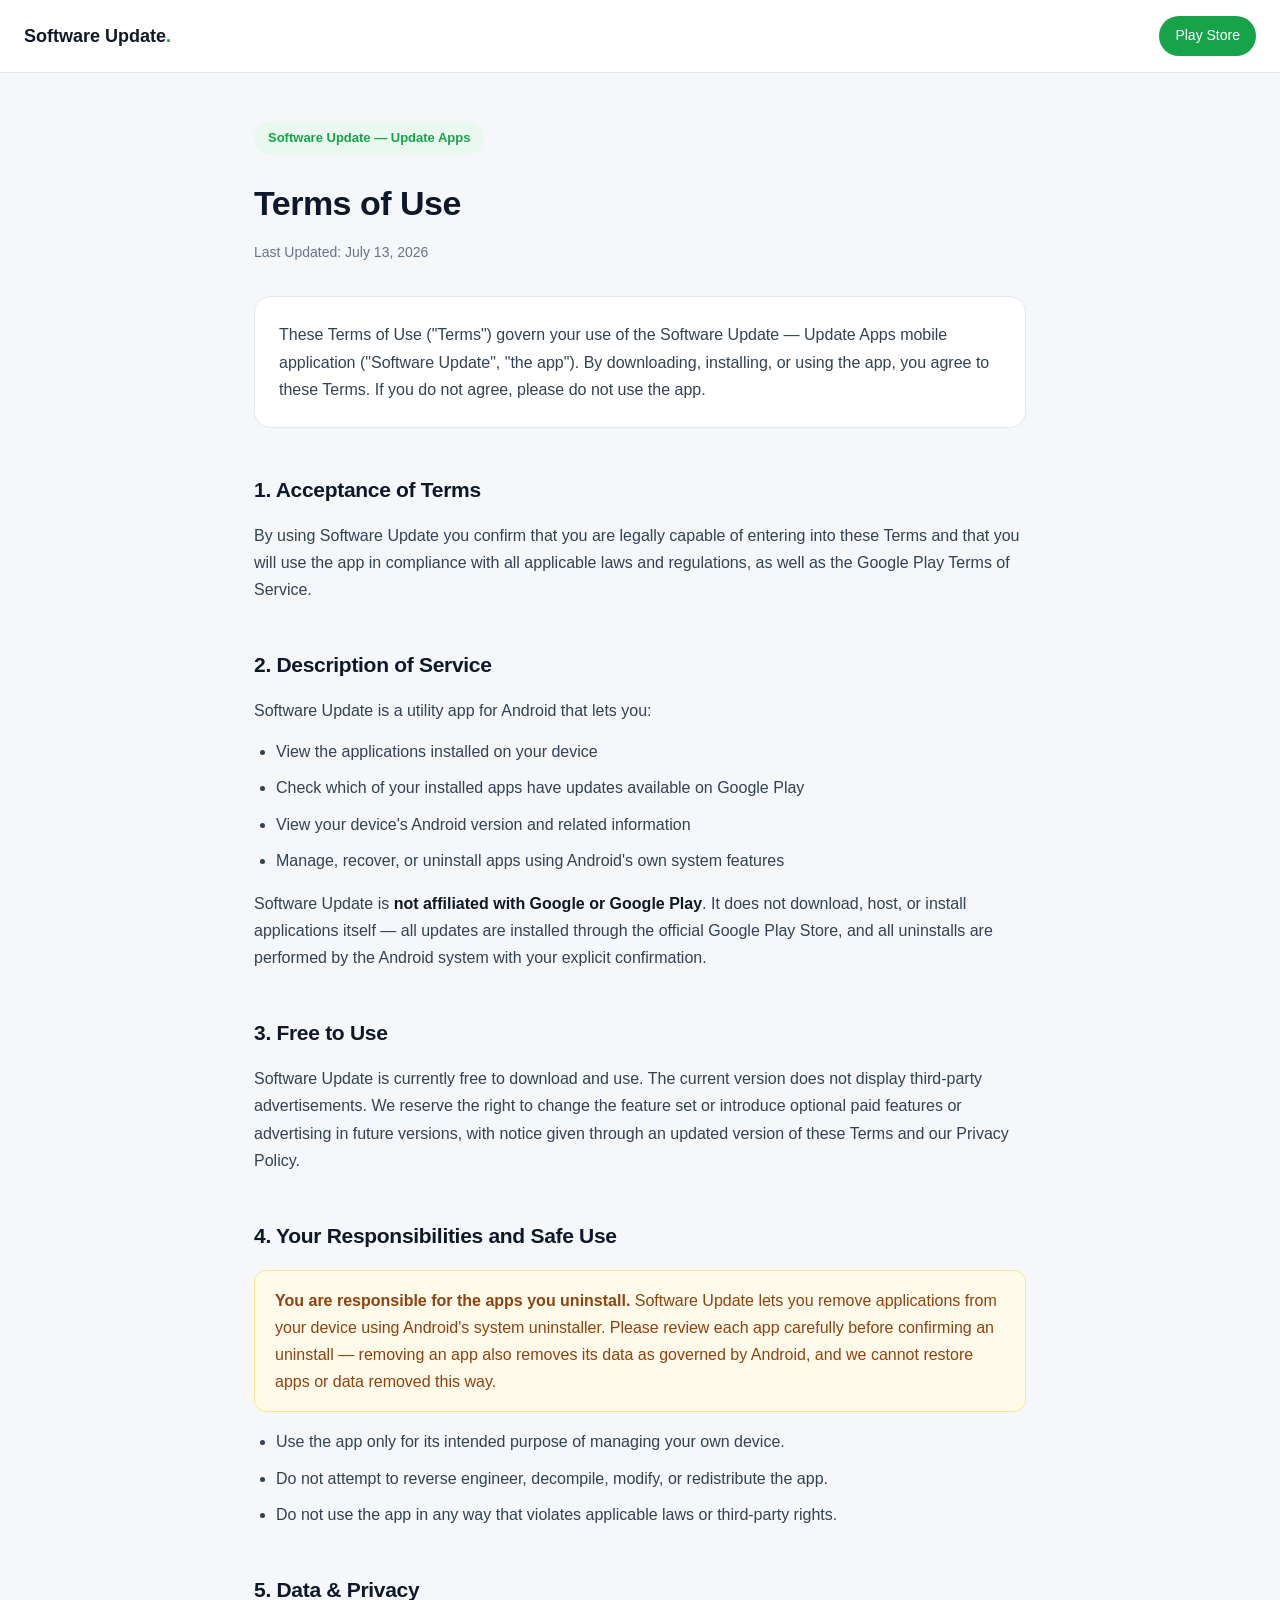
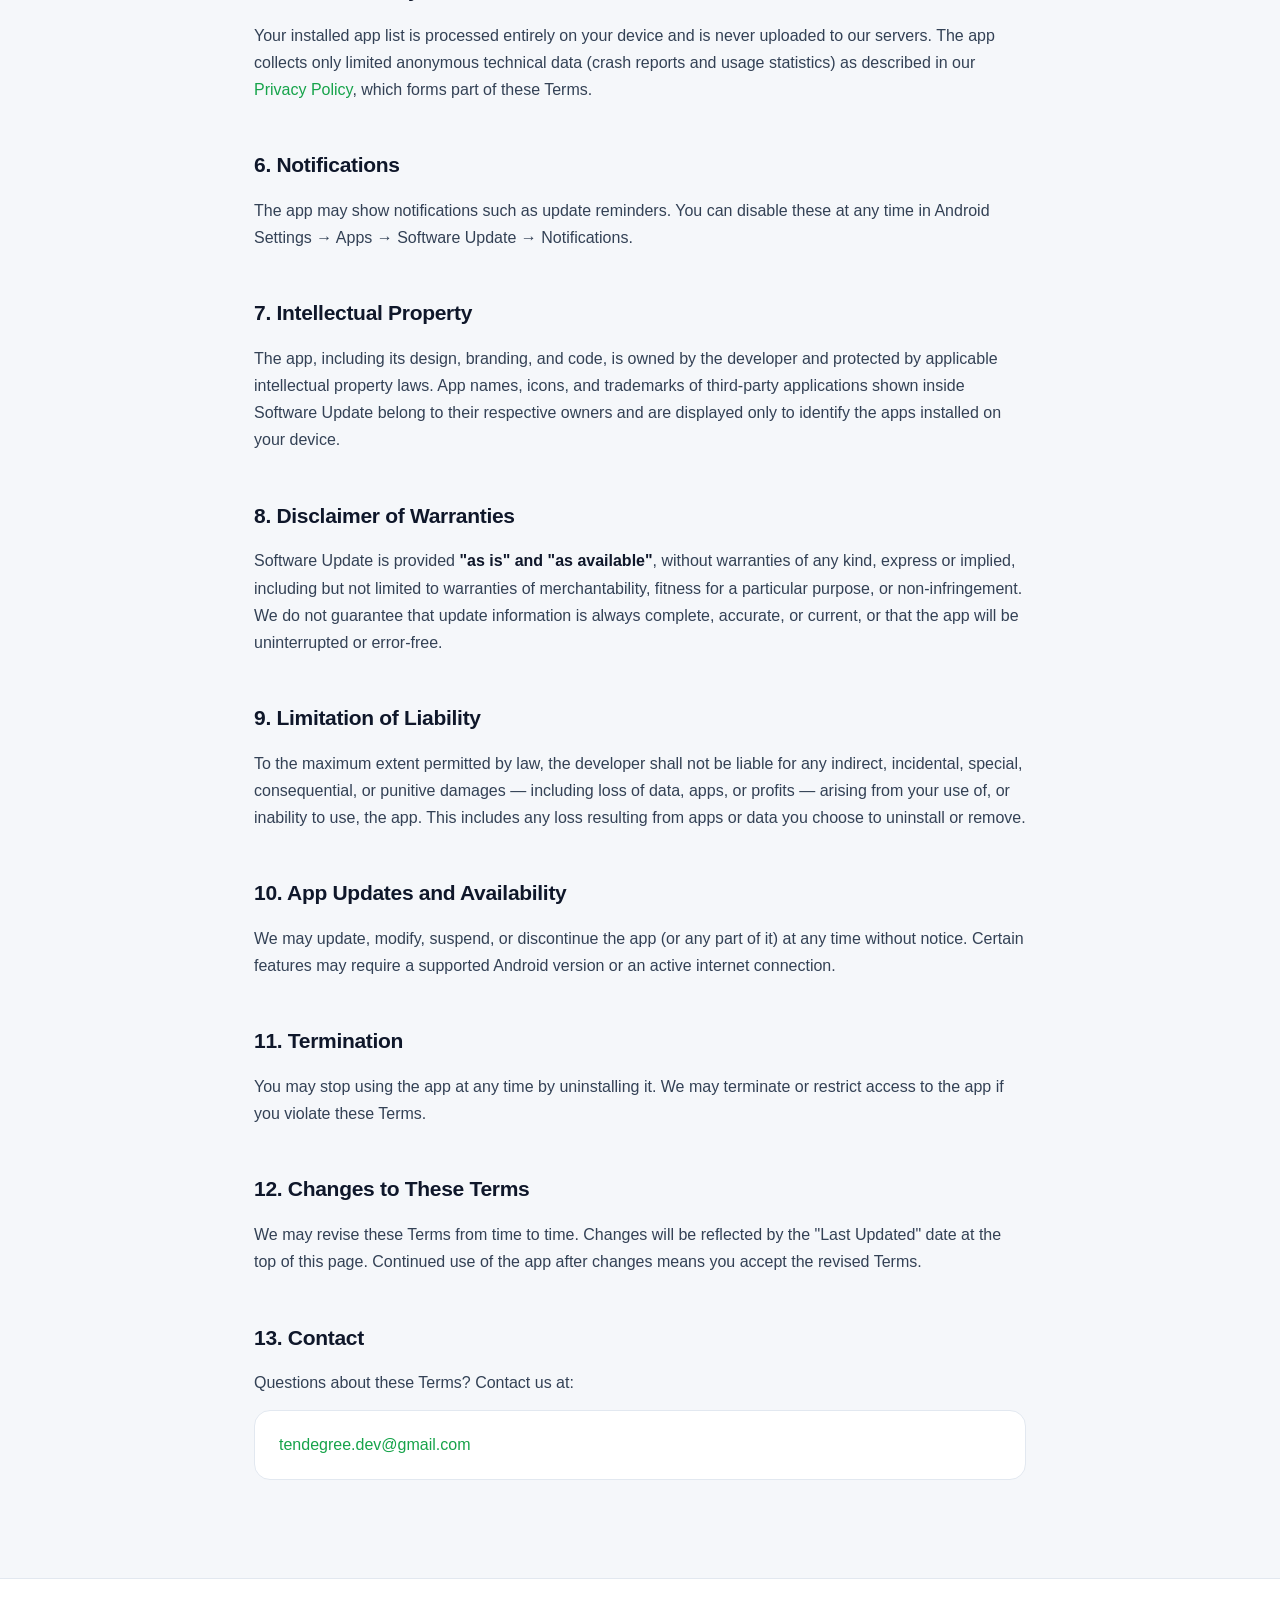
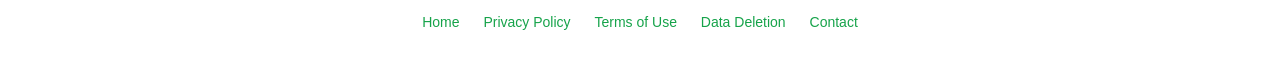
<file: software-update-terms-of-use.html>
<!DOCTYPE html>
<html lang="en">
<head>
<meta charset="UTF-8">
<meta name="viewport" content="width=device-width, initial-scale=1.0">
<meta name="description" content="Terms of Use for Software Update — Update Apps, an Android app that helps you keep your installed apps up to date.">
<title>Terms of Use — Software Update</title>
<style>
  :root{
    --green:#16A34A; --green-light:#E9F9EF;
    --bg:#F5F7FA; --surface:#FFFFFF; --text:#0F172A; --muted:#64748B;
    --border:#E2E8F0; --radius:16px;
  }
  *{box-sizing:border-box;margin:0;padding:0}
  body{
    font-family:-apple-system,BlinkMacSystemFont,"Segoe UI",Roboto,Helvetica,Arial,sans-serif;
    background:var(--bg); color:var(--text); line-height:1.7; font-size:16px;
    -webkit-font-smoothing:antialiased;
  }
  a{color:var(--green); text-decoration:none}
  a:hover{text-decoration:underline}
  .nav{
    background:var(--surface); border-bottom:1px solid var(--border);
    padding:16px 24px; display:flex; justify-content:space-between; align-items:center;
    position:sticky; top:0; z-index:10;
  }
  .nav .brand{font-weight:600; font-size:18px; color:var(--text)}
  .nav .brand span{color:var(--green)}
  .nav .store{
    background:var(--green); color:#fff; padding:8px 16px; border-radius:24px;
    font-size:14px; font-weight:500;
  }
  .nav .store:hover{text-decoration:none; opacity:.92}
  .wrap{max-width:820px; margin:0 auto; padding:48px 24px 80px}
  .badge{
    display:inline-block; background:var(--green-light); color:var(--green);
    font-size:13px; font-weight:600; padding:6px 14px; border-radius:20px; margin-bottom:20px;
  }
  h1{font-size:34px; font-weight:700; letter-spacing:-.5px; margin-bottom:8px}
  .updated{color:var(--muted); font-size:14px; margin-bottom:32px}
  .intro{
    background:var(--surface); border:1px solid var(--border); border-radius:var(--radius);
    padding:24px; margin-bottom:32px; color:#334155;
  }
  h2{
    font-size:21px; font-weight:600; margin:36px 0 14px; padding-top:8px;
    letter-spacing:-.3px;
  }
  p{margin-bottom:14px; color:#334155}
  ul{margin:0 0 16px 22px; color:#334155}
  li{margin-bottom:9px}
  strong{color:var(--text); font-weight:600}
  .card{
    background:var(--surface); border:1px solid var(--border); border-radius:var(--radius);
    padding:20px 24px; margin-bottom:18px;
  }
  .highlight{
    background:#FFFBEB; border:1px solid #FDE68A; border-radius:12px;
    padding:16px 20px; margin:16px 0; color:#92400E;
  }
  .highlight strong{color:#92400E}
  .footer{
    background:var(--surface); border-top:1px solid var(--border);
    padding:32px 24px; text-align:center; color:var(--muted); font-size:14px;
  }
  .footer a{margin:0 10px}
</style>
</head>
<body>

<nav class="nav">
  <a href="https://thefaisalurrehman.github.io/" class="brand">Software Update<span>.</span></a>
  <a class="store" href="https://play.google.com/store/apps/details?id=com.appverse.updatemanager">Play Store</a>
</nav>

<div class="wrap">
  <span class="badge">Software Update — Update Apps</span>
  <h1>Terms of Use</h1>
  <p class="updated">Last Updated: July 13, 2026</p>

  <div class="intro">
    These Terms of Use ("Terms") govern your use of the Software Update — Update Apps
    mobile application ("Software Update", "the app"). By downloading, installing, or
    using the app, you agree to these Terms. If you do not agree, please do not use
    the app.
  </div>

  <h2>1. Acceptance of Terms</h2>
  <p>
    By using Software Update you confirm that you are legally capable of entering into
    these Terms and that you will use the app in compliance with all applicable laws and
    regulations, as well as the Google Play Terms of Service.
  </p>

  <h2>2. Description of Service</h2>
  <p>Software Update is a utility app for Android that lets you:</p>
  <ul>
    <li>View the applications installed on your device</li>
    <li>Check which of your installed apps have updates available on Google Play</li>
    <li>View your device's Android version and related information</li>
    <li>Manage, recover, or uninstall apps using Android's own system features</li>
  </ul>
  <p>
    Software Update is <strong>not affiliated with Google or Google Play</strong>. It does
    not download, host, or install applications itself — all updates are installed through
    the official Google Play Store, and all uninstalls are performed by the Android system
    with your explicit confirmation.
  </p>

  <h2>3. Free to Use</h2>
  <p>
    Software Update is currently free to download and use. The current version does not
    display third-party advertisements. We reserve the right to change the feature set or
    introduce optional paid features or advertising in future versions, with notice given
    through an updated version of these Terms and our Privacy Policy.
  </p>

  <h2>4. Your Responsibilities and Safe Use</h2>
  <div class="highlight">
    <strong>You are responsible for the apps you uninstall.</strong> Software Update lets
    you remove applications from your device using Android's system uninstaller. Please
    review each app carefully before confirming an uninstall — removing an app also removes
    its data as governed by Android, and we cannot restore apps or data removed this way.
  </div>
  <ul>
    <li>Use the app only for its intended purpose of managing your own device.</li>
    <li>Do not attempt to reverse engineer, decompile, modify, or redistribute the app.</li>
    <li>Do not use the app in any way that violates applicable laws or third-party rights.</li>
  </ul>

  <h2>5. Data &amp; Privacy</h2>
  <p>
    Your installed app list is processed entirely on your device and is never uploaded to
    our servers. The app collects only limited anonymous technical data (crash reports and
    usage statistics) as described in our
    <a href="https://thefaisalurrehman.github.io/software-update-privacy-policy.html">Privacy Policy</a>,
    which forms part of these Terms.
  </p>

  <h2>6. Notifications</h2>
  <p>
    The app may show notifications such as update reminders. You can disable these at any
    time in Android Settings → Apps → Software Update → Notifications.
  </p>

  <h2>7. Intellectual Property</h2>
  <p>
    The app, including its design, branding, and code, is owned by the developer and
    protected by applicable intellectual property laws. App names, icons, and trademarks of
    third-party applications shown inside Software Update belong to their respective owners
    and are displayed only to identify the apps installed on your device.
  </p>

  <h2>8. Disclaimer of Warranties</h2>
  <p>
    Software Update is provided <strong>"as is" and "as available"</strong>, without
    warranties of any kind, express or implied, including but not limited to warranties of
    merchantability, fitness for a particular purpose, or non-infringement. We do not
    guarantee that update information is always complete, accurate, or current, or that the
    app will be uninterrupted or error-free.
  </p>

  <h2>9. Limitation of Liability</h2>
  <p>
    To the maximum extent permitted by law, the developer shall not be liable for any
    indirect, incidental, special, consequential, or punitive damages — including loss of
    data, apps, or profits — arising from your use of, or inability to use, the app. This
    includes any loss resulting from apps or data you choose to uninstall or remove.
  </p>

  <h2>10. App Updates and Availability</h2>
  <p>
    We may update, modify, suspend, or discontinue the app (or any part of it) at any time
    without notice. Certain features may require a supported Android version or an active
    internet connection.
  </p>

  <h2>11. Termination</h2>
  <p>
    You may stop using the app at any time by uninstalling it. We may terminate or restrict
    access to the app if you violate these Terms.
  </p>

  <h2>12. Changes to These Terms</h2>
  <p>
    We may revise these Terms from time to time. Changes will be reflected by the
    "Last Updated" date at the top of this page. Continued use of the app after changes
    means you accept the revised Terms.
  </p>

  <h2>13. Contact</h2>
  <p>Questions about these Terms? Contact us at:</p>
  <div class="card">
    <a href="mailto:tendegree.dev@gmail.com">tendegree.dev@gmail.com</a>
  </div>
</div>

<footer class="footer">
  <a href="https://thefaisalurrehman.github.io/">Home</a>
  <a href="https://thefaisalurrehman.github.io/software-update-privacy-policy.html">Privacy Policy</a>
  <a href="https://thefaisalurrehman.github.io/software-update-terms-of-use.html">Terms of Use</a>
  <a href="https://thefaisalurrehman.github.io/software-update-data-deletion.html">Data Deletion</a>
  <a href="mailto:tendegree.dev@gmail.com">Contact</a>
</footer>

</body>
</html>
</file>
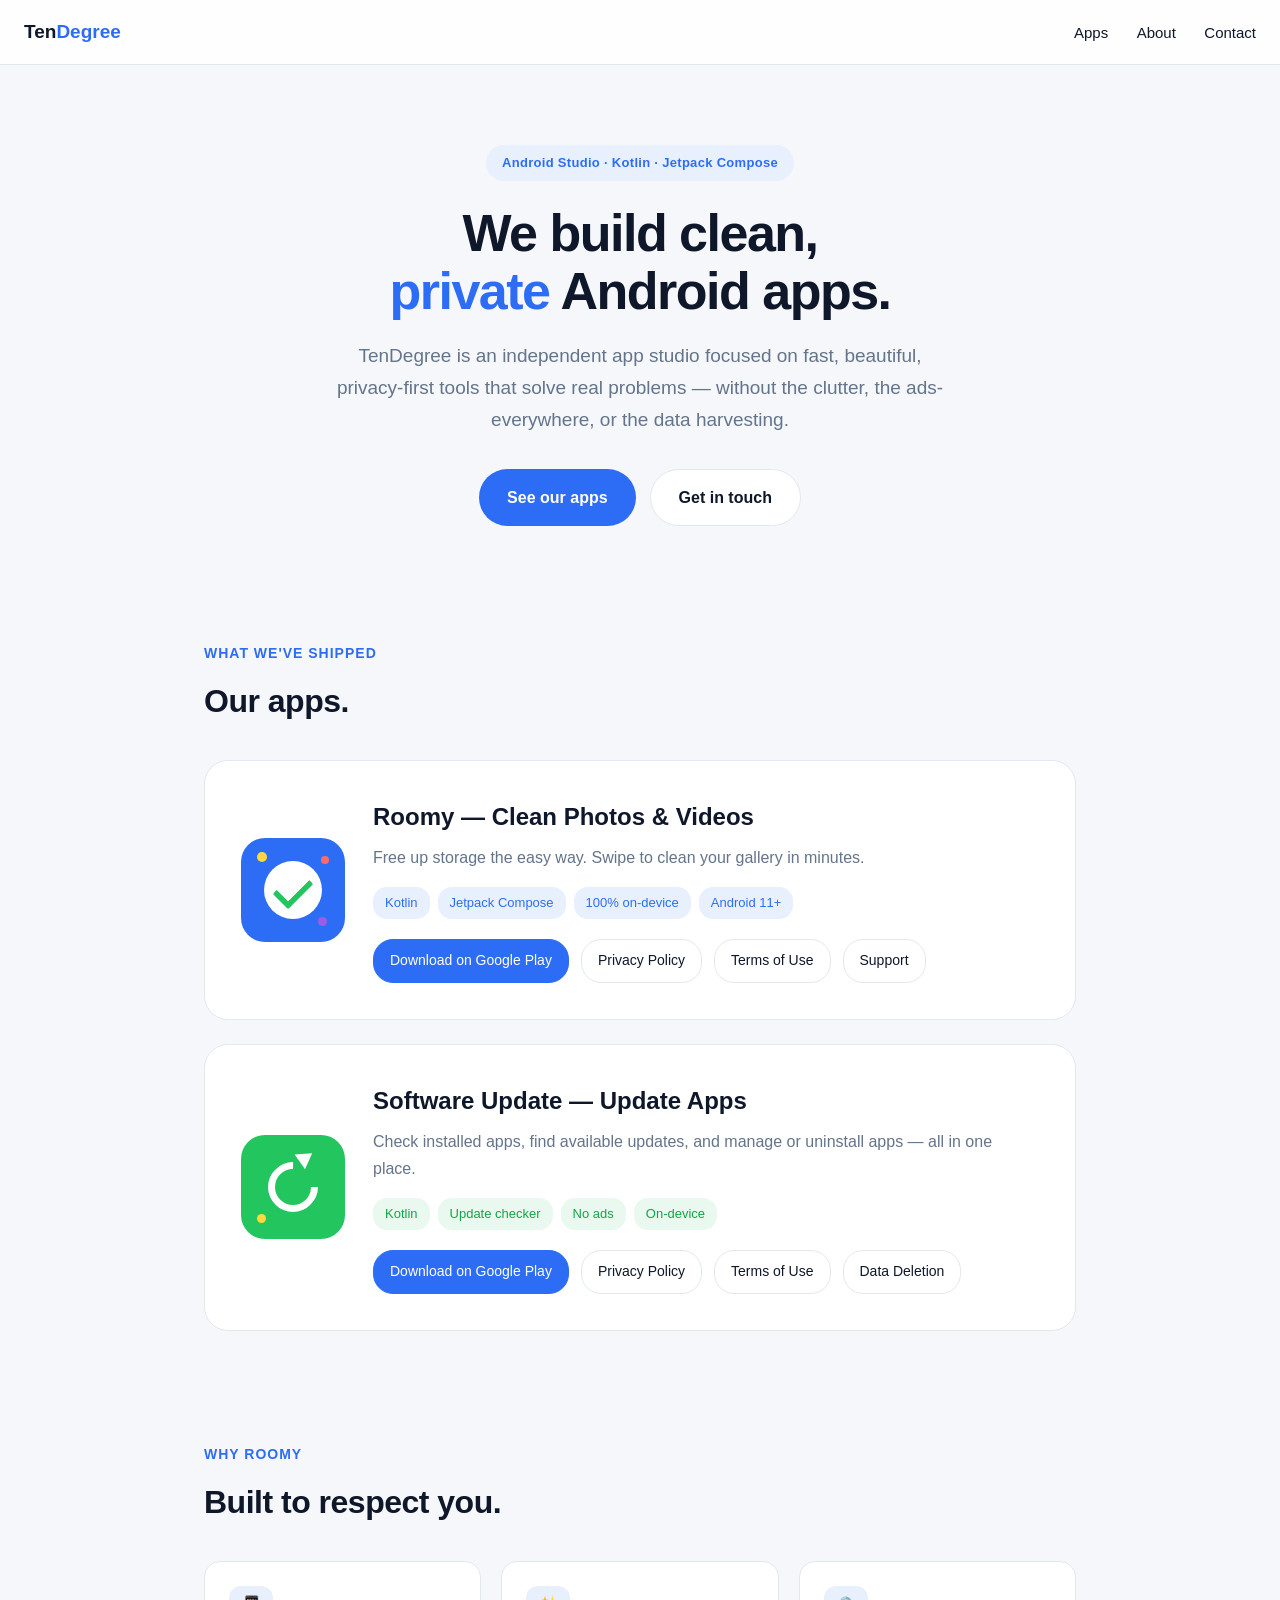
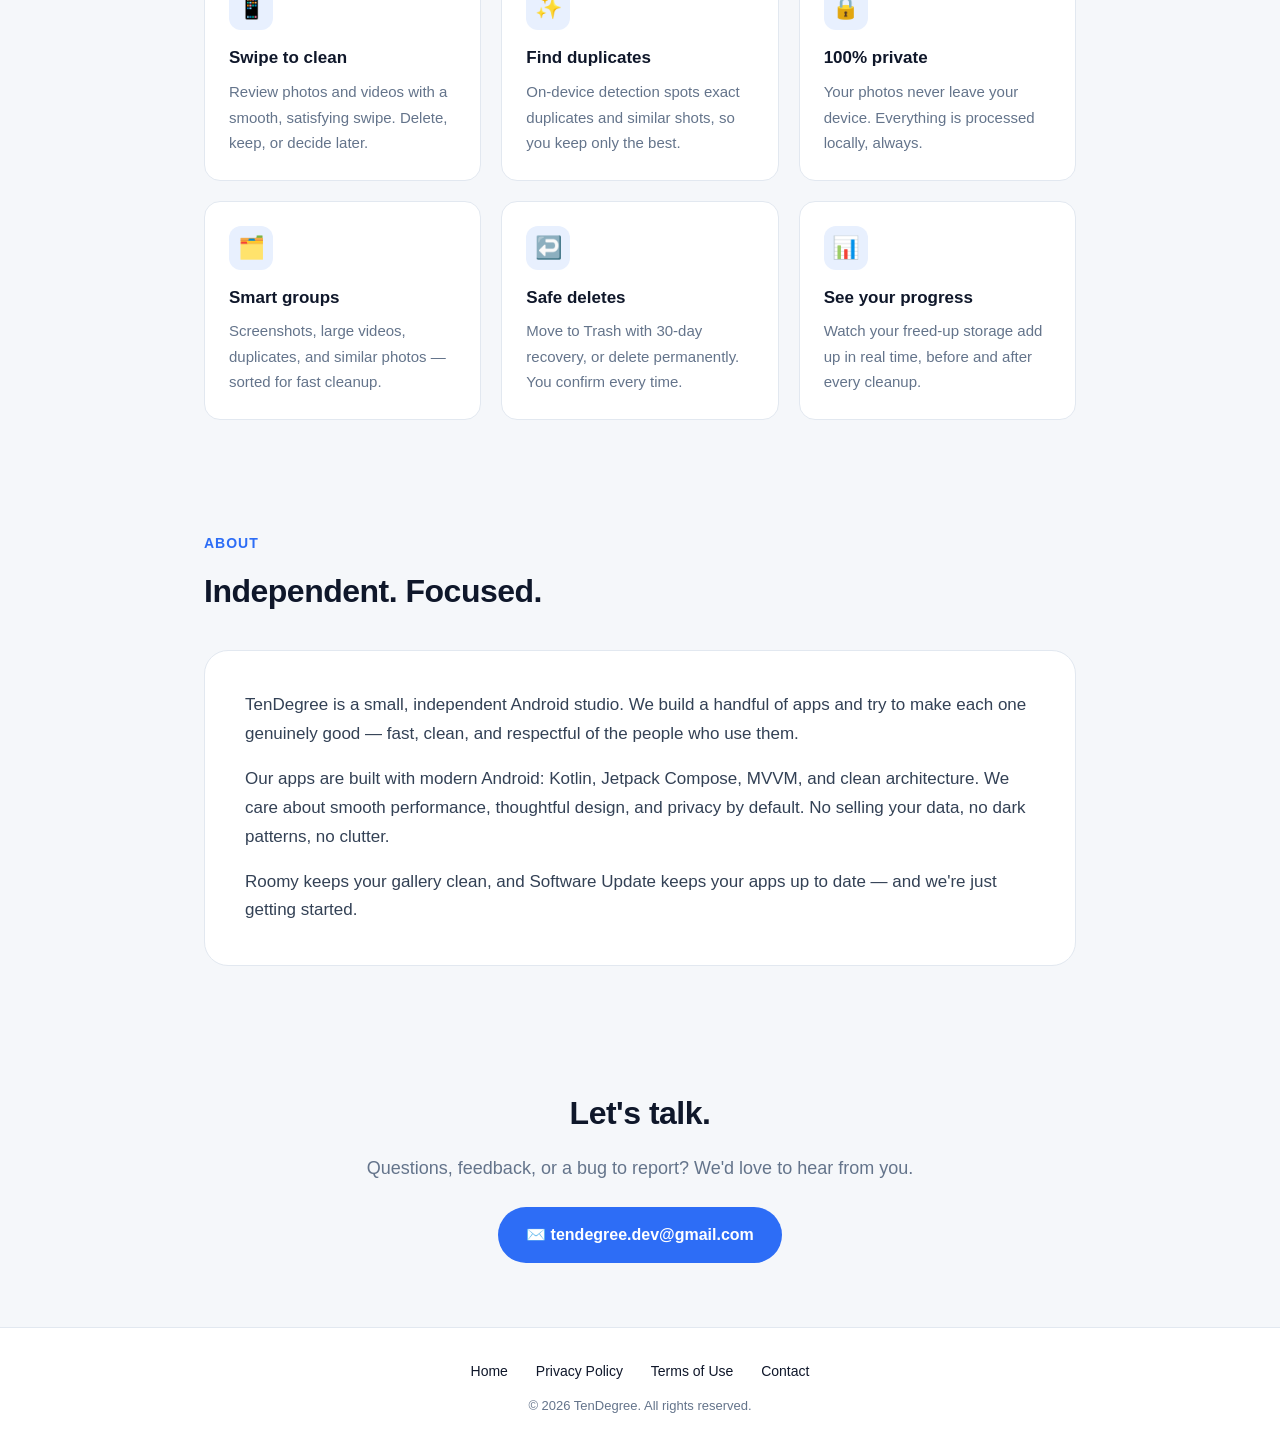
<file: tendegree.html>
<!DOCTYPE html>
<html lang="en">
<head>
<meta charset="UTF-8">
<meta name="viewport" content="width=device-width, initial-scale=1.0">
<meta name="description" content="TenDegree builds clean, private, high-quality Android apps. Maker of Roomy — Clean Photos & Videos and Software Update — Update Apps.">
<title>TenDegree — Android Apps</title>
<style>
  :root{
    --blue:#2D6DF6; --blue-dark:#1E4FB8; --blue-light:#E8F0FE; --green:#22C55E;
    --yellow:#FFD93D; --pink:#FF6B6B; --purple:#9B5DE5;
    --bg:#F5F7FA; --surface:#FFFFFF; --text:#0F172A; --muted:#64748B;
    --border:#E2E8F0; --radius:16px;
  }
  *{box-sizing:border-box;margin:0;padding:0}
  html{scroll-behavior:smooth}
  body{
    font-family:-apple-system,BlinkMacSystemFont,"Segoe UI",Roboto,Helvetica,Arial,sans-serif;
    background:var(--bg); color:var(--text); line-height:1.7; -webkit-font-smoothing:antialiased;
  }
  a{color:var(--blue); text-decoration:none}
  a:hover{text-decoration:underline}

  /* Nav */
  .nav{
    background:rgba(255,255,255,.85); backdrop-filter:blur(10px);
    border-bottom:1px solid var(--border); padding:16px 24px;
    display:flex; justify-content:space-between; align-items:center;
    position:sticky; top:0; z-index:20;
  }
  .nav .brand{font-weight:700; font-size:19px; color:var(--text)}
  .nav .brand span{color:var(--blue)}
  .nav .links a{color:var(--text); font-size:15px; margin-left:24px; font-weight:500}
  .nav .links a:hover{color:var(--blue); text-decoration:none}
  @media(max-width:600px){.nav .links a{margin-left:16px; font-size:14px}}

  /* Hero */
  .hero{
    max-width:920px; margin:0 auto; padding:80px 24px 60px; text-align:center;
  }
  .eyebrow{
    display:inline-block; background:var(--blue-light); color:var(--blue);
    font-size:13px; font-weight:600; padding:7px 16px; border-radius:20px; margin-bottom:24px;
    letter-spacing:.3px;
  }
  .hero h1{
    font-size:52px; font-weight:800; letter-spacing:-1.5px; line-height:1.1; margin-bottom:20px;
  }
  .hero h1 .accent{color:var(--blue)}
  .hero p{font-size:19px; color:var(--muted); max-width:620px; margin:0 auto 32px}
  .btn-row{display:flex; gap:14px; justify-content:center; flex-wrap:wrap}
  .btn{
    padding:14px 28px; border-radius:30px; font-weight:600; font-size:16px;
    display:inline-flex; align-items:center; gap:8px; transition:.15s;
  }
  .btn-primary{background:var(--blue); color:#fff}
  .btn-primary:hover{background:var(--blue-dark); text-decoration:none}
  .btn-ghost{background:var(--surface); color:var(--text); border:1px solid var(--border)}
  .btn-ghost:hover{border-color:var(--blue); color:var(--blue); text-decoration:none}
  @media(max-width:600px){.hero h1{font-size:38px} .hero p{font-size:17px}}

  /* Section wrapper */
  .section{max-width:920px; margin:0 auto; padding:56px 24px}
  .section-title{font-size:14px; font-weight:700; color:var(--blue); text-transform:uppercase; letter-spacing:1px; margin-bottom:8px}
  .section h2{font-size:32px; font-weight:700; letter-spacing:-.5px; margin-bottom:32px}

  /* App card */
  .app-card{
    background:var(--surface); border:1px solid var(--border); border-radius:24px;
    padding:36px; display:flex; gap:28px; align-items:center;
  }
  @media(max-width:640px){.app-card{flex-direction:column; text-align:center; padding:28px}}
  .app-icon{
    width:104px; height:104px; border-radius:24px; flex-shrink:0;
    background:var(--blue); position:relative; overflow:hidden;
  }
  .app-icon .circle{
    position:absolute; width:58px; height:58px; background:#fff; border-radius:50%;
    top:23px; left:23px;
  }
  .app-icon .check{
    position:absolute; top:40px; left:34px; width:36px; height:22px;
    border-left:6px solid var(--green); border-bottom:6px solid var(--green);
    transform:rotate(-45deg); border-radius:2px;
  }
  .app-icon .dot1{position:absolute; width:10px; height:10px; border-radius:50%; background:var(--yellow); top:14px; left:16px}
  .app-icon .dot2{position:absolute; width:8px; height:8px; border-radius:50%; background:var(--pink); top:18px; right:16px}
  .app-icon .dot3{position:absolute; width:9px; height:9px; border-radius:50%; background:var(--purple); bottom:16px; right:18px}
  .app-icon.su{background:var(--green)}
  .app-icon.su .ring{
    position:absolute; inset:27px; border:7px solid #fff; border-radius:50%;
    border-top-color:transparent; transform:rotate(45deg);
  }
  .app-icon.su .arrow{
    position:absolute; width:0; height:0; top:15px; left:56px;
    border-left:9px solid transparent; border-right:9px solid transparent;
    border-bottom:15px solid #fff; transform:rotate(55deg);
  }
  .app-icon.su .spark{position:absolute; width:9px; height:9px; border-radius:50%; background:var(--yellow); bottom:16px; left:16px}
  .app-card + .app-card{margin-top:24px}
  .chip.green{background:#E9F9EF; color:#16A34A}
  .app-info h3{font-size:24px; font-weight:700; margin-bottom:6px}
  .app-info .tag{color:var(--muted); margin-bottom:16px}
  .chips{display:flex; gap:8px; flex-wrap:wrap; margin-bottom:20px}
  @media(max-width:640px){.chips{justify-content:center}}
  .chip{
    background:var(--blue-light); color:var(--blue); font-size:13px; font-weight:500;
    padding:5px 12px; border-radius:14px;
  }
  .app-links{display:flex; gap:12px; flex-wrap:wrap}
  @media(max-width:640px){.app-links{justify-content:center}}
  .app-links a{
    font-size:14px; font-weight:500; padding:9px 16px; border-radius:20px;
    border:1px solid var(--border); color:var(--text); transition:.15s;
  }
  .app-links a:hover{border-color:var(--blue); color:var(--blue); text-decoration:none}
  .app-links a.play{background:var(--blue); color:#fff; border-color:var(--blue)}
  .app-links a.play:hover{background:var(--blue-dark); color:#fff}

  /* Features grid */
  .grid{display:grid; grid-template-columns:repeat(3,1fr); gap:20px}
  @media(max-width:760px){.grid{grid-template-columns:1fr}}
  .feature{
    background:var(--surface); border:1px solid var(--border); border-radius:var(--radius);
    padding:24px;
  }
  .feature .ic{
    width:44px; height:44px; border-radius:12px; background:var(--blue-light);
    display:flex; align-items:center; justify-content:center; font-size:22px; margin-bottom:14px;
  }
  .feature h4{font-size:17px; font-weight:600; margin-bottom:6px}
  .feature p{font-size:15px; color:var(--muted); margin:0}

  /* About */
  .about{
    background:var(--surface); border:1px solid var(--border); border-radius:24px;
    padding:40px;
  }
  .about p{font-size:17px; color:#334155; margin-bottom:16px}
  .about p:last-child{margin-bottom:0}

  /* Contact */
  .contact{text-align:center; padding:64px 24px}
  .contact h2{font-size:32px; font-weight:700; margin-bottom:12px; letter-spacing:-.5px}
  .contact p{color:var(--muted); font-size:18px; margin-bottom:24px}

  /* Footer */
  .footer{
    background:var(--surface); border-top:1px solid var(--border);
    padding:32px 24px; text-align:center; color:var(--muted); font-size:14px;
  }
  .footer .flinks{margin-bottom:12px}
  .footer .flinks a{margin:0 12px; color:var(--text)}
  .footer .flinks a:hover{color:var(--blue)}
  .footer .copy{font-size:13px}
</style>
</head>
<body>

<nav class="nav">
  <div class="brand">Ten<span>Degree</span></div>
  <div class="links">
    <a href="#apps">Apps</a>
    <a href="#about">About</a>
    <a href="#contact">Contact</a>
  </div>
</nav>

<header class="hero">
  <span class="eyebrow">Android Studio · Kotlin · Jetpack Compose</span>
  <h1>We build clean,<br><span class="accent">private</span> Android apps.</h1>
  <p>
    TenDegree is an independent app studio focused on fast, beautiful, privacy-first
    tools that solve real problems — without the clutter, the ads-everywhere, or the
    data harvesting.
  </p>
  <div class="btn-row">
    <a class="btn btn-primary" href="#apps">See our apps</a>
    <a class="btn btn-ghost" href="#contact">Get in touch</a>
  </div>
</header>

<section class="section" id="apps">
  <div class="section-title">What we've shipped</div>
  <h2>Our apps.</h2>

  <div class="app-card">
    <div class="app-icon">
      <div class="dot1"></div>
      <div class="dot2"></div>
      <div class="circle"></div>
      <div class="check"></div>
      <div class="dot3"></div>
    </div>
    <div class="app-info">
      <h3>Roomy — Clean Photos &amp; Videos</h3>
      <p class="tag">Free up storage the easy way. Swipe to clean your gallery in minutes.</p>
      <div class="chips">
        <span class="chip">Kotlin</span>
        <span class="chip">Jetpack Compose</span>
        <span class="chip">100% on-device</span>
        <span class="chip">Android 11+</span>
      </div>
      <div class="app-links">
        <a class="play" href="https://play.google.com/store/apps/details?id=com.tendegree.roomy">Download on Google Play</a>
        <a href="https://thefaisalurrehman.github.io/roomy-privacy-policy.html">Privacy Policy</a>
        <a href="https://thefaisalurrehman.github.io/roomy-terms-of-use.html">Terms of Use</a>
        <a href="mailto:tendegree.dev@gmail.com">Support</a>
      </div>
    </div>
  </div>

  <div class="app-card">
    <div class="app-icon su">
      <div class="ring"></div>
      <div class="arrow"></div>
      <div class="spark"></div>
    </div>
    <div class="app-info">
      <h3>Software Update — Update Apps</h3>
      <p class="tag">Check installed apps, find available updates, and manage or uninstall apps — all in one place.</p>
      <div class="chips">
        <span class="chip green">Kotlin</span>
        <span class="chip green">Update checker</span>
        <span class="chip green">No ads</span>
        <span class="chip green">On-device</span>
      </div>
      <div class="app-links">
        <a class="play" href="https://play.google.com/store/apps/details?id=com.appverse.updatemanager">Download on Google Play</a>
        <a href="https://thefaisalurrehman.github.io/software-update-privacy-policy.html">Privacy Policy</a>
        <a href="https://thefaisalurrehman.github.io/software-update-terms-of-use.html">Terms of Use</a>
        <a href="https://thefaisalurrehman.github.io/software-update-data-deletion.html">Data Deletion</a>
      </div>
    </div>
  </div>
</section>

<section class="section">
  <div class="section-title">Why Roomy</div>
  <h2>Built to respect you.</h2>
  <div class="grid">
    <div class="feature">
      <div class="ic">📱</div>
      <h4>Swipe to clean</h4>
      <p>Review photos and videos with a smooth, satisfying swipe. Delete, keep, or decide later.</p>
    </div>
    <div class="feature">
      <div class="ic">✨</div>
      <h4>Find duplicates</h4>
      <p>On-device detection spots exact duplicates and similar shots, so you keep only the best.</p>
    </div>
    <div class="feature">
      <div class="ic">🔒</div>
      <h4>100% private</h4>
      <p>Your photos never leave your device. Everything is processed locally, always.</p>
    </div>
    <div class="feature">
      <div class="ic">🗂️</div>
      <h4>Smart groups</h4>
      <p>Screenshots, large videos, duplicates, and similar photos — sorted for fast cleanup.</p>
    </div>
    <div class="feature">
      <div class="ic">↩️</div>
      <h4>Safe deletes</h4>
      <p>Move to Trash with 30-day recovery, or delete permanently. You confirm every time.</p>
    </div>
    <div class="feature">
      <div class="ic">📊</div>
      <h4>See your progress</h4>
      <p>Watch your freed-up storage add up in real time, before and after every cleanup.</p>
    </div>
  </div>
</section>

<section class="section" id="about">
  <div class="section-title">About</div>
  <h2>Independent. Focused.</h2>
  <div class="about">
    <p>
      TenDegree is a small, independent Android studio. We build a handful of apps and
      try to make each one genuinely good — fast, clean, and respectful of the people
      who use them.
    </p>
    <p>
      Our apps are built with modern Android: Kotlin, Jetpack Compose, MVVM, and clean
      architecture. We care about smooth performance, thoughtful design, and privacy by
      default. No selling your data, no dark patterns, no clutter.
    </p>
    <p>
      Roomy keeps your gallery clean, and Software Update keeps your apps up to date —
      and we're just getting started.
    </p>
  </div>
</section>

<section class="contact" id="contact">
  <h2>Let's talk.</h2>
  <p>Questions, feedback, or a bug to report? We'd love to hear from you.</p>
  <a class="btn btn-primary" href="mailto:tendegree.dev@gmail.com">✉️ tendegree.dev@gmail.com</a>
</section>

<footer class="footer">
  <div class="flinks">
    <a href="https://thefaisalurrehman.github.io/">Home</a>
    <a href="https://thefaisalurrehman.github.io/roomy-privacy-policy.html">Privacy Policy</a>
    <a href="https://thefaisalurrehman.github.io/roomy-terms-of-use.html">Terms of Use</a>
    <a href="mailto:tendegree.dev@gmail.com">Contact</a>
  </div>
  <div class="copy">© 2026 TenDegree. All rights reserved.</div>
</footer>

</body>
</html>
</file>
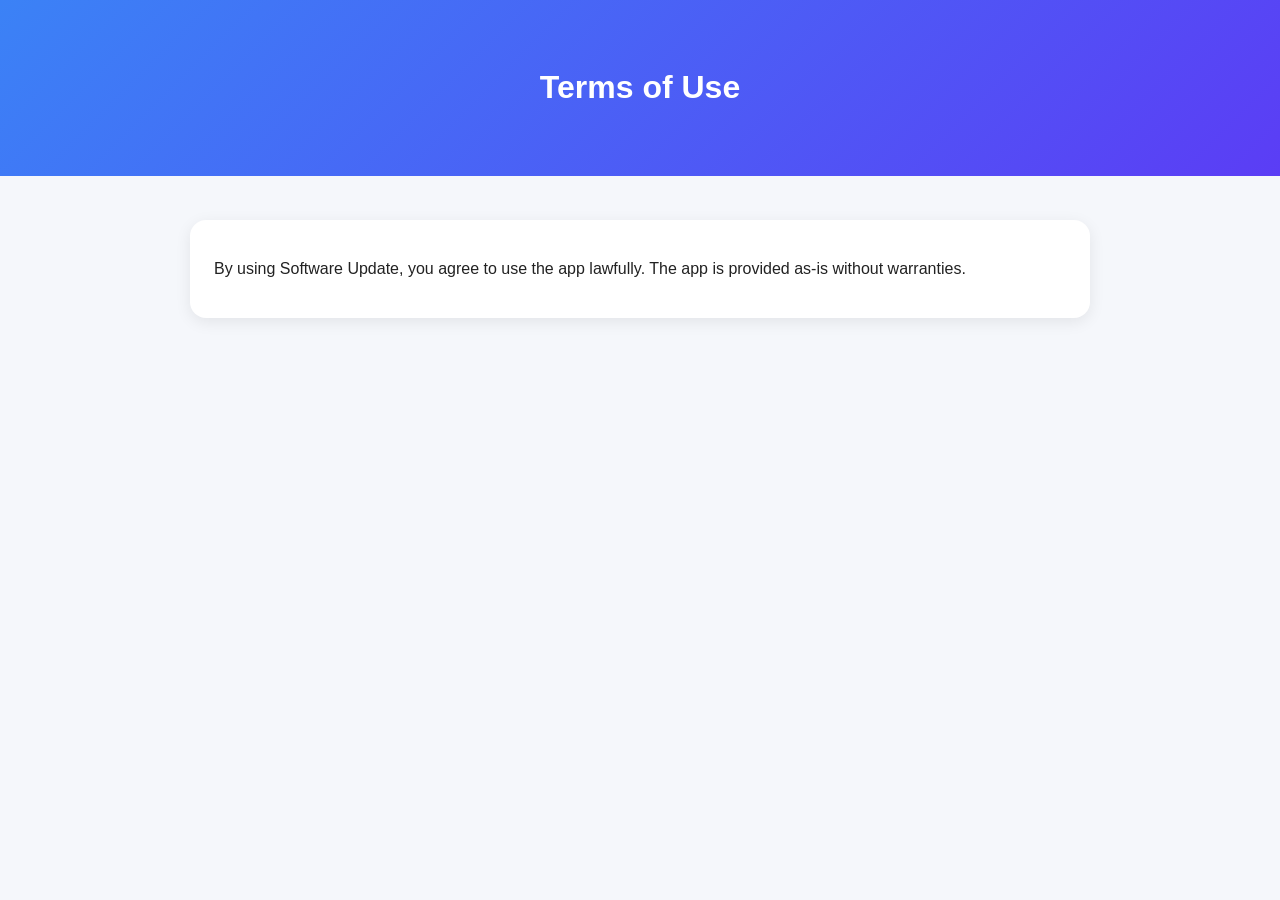
<file: terms-of-useapp_updater.html>
<html><head><link rel='stylesheet' href='css/style.css'></head><body><header><h1>Terms of Use</h1></header><div class='container'><div class='card'><p>By using Software Update, you agree to use the app lawfully. The app is provided as-is without warranties.</p></div></div></body></html>
</file>
<file: css/style.css>
body{font-family:Arial,sans-serif;background:#f5f7fb;color:#222;margin:0}
header{background:linear-gradient(135deg,#3b82f6,#5b3df5);color:#fff;padding:48px 24px;text-align:center}
.container{max-width:900px;margin:auto;padding:24px}
.card{background:#fff;border-radius:16px;padding:24px;box-shadow:0 4px 16px rgba(0,0,0,.08);margin:20px 0}
a.btn{display:inline-block;background:#5b3df5;color:#fff;padding:10px 18px;border-radius:999px;text-decoration:none}
footer{text-align:center;padding:30px;color:#666}
table{width:100%;border-collapse:collapse}td,th{border:1px solid #ddd;padding:8px}
</file>
